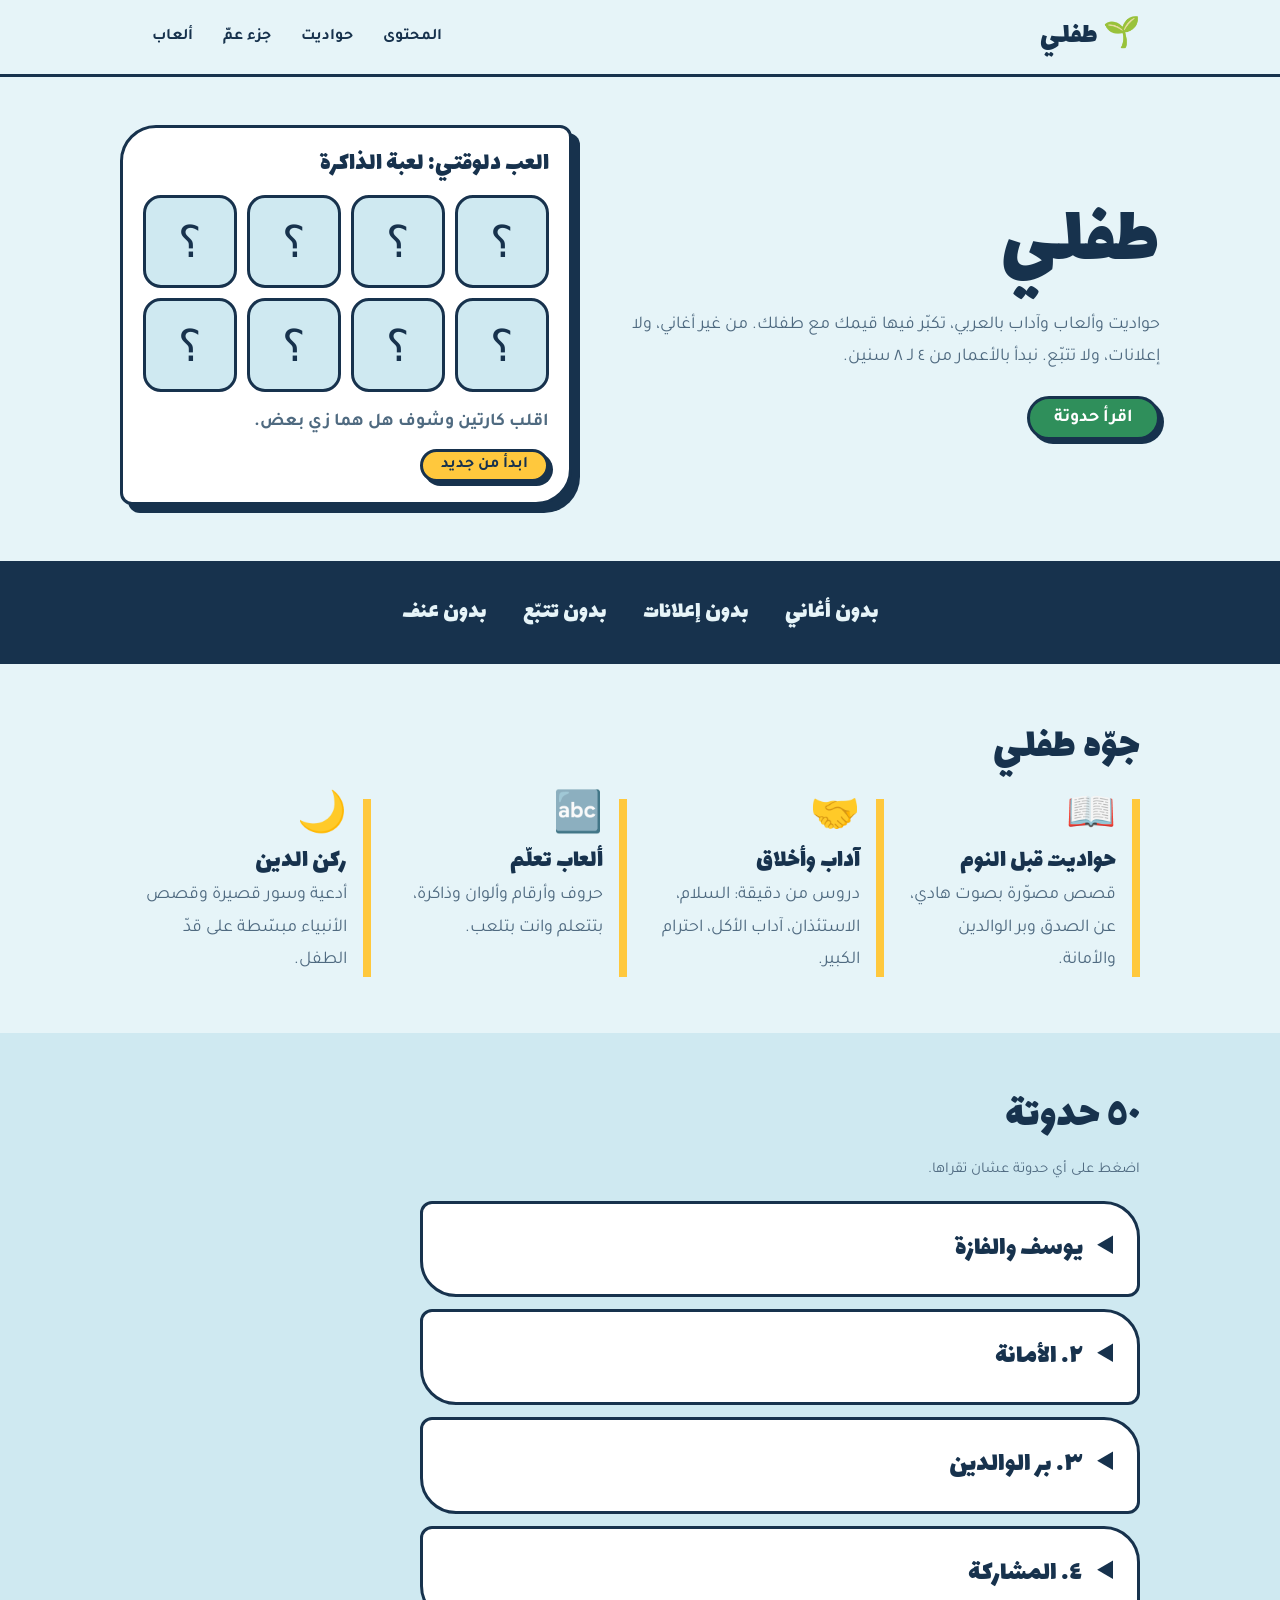
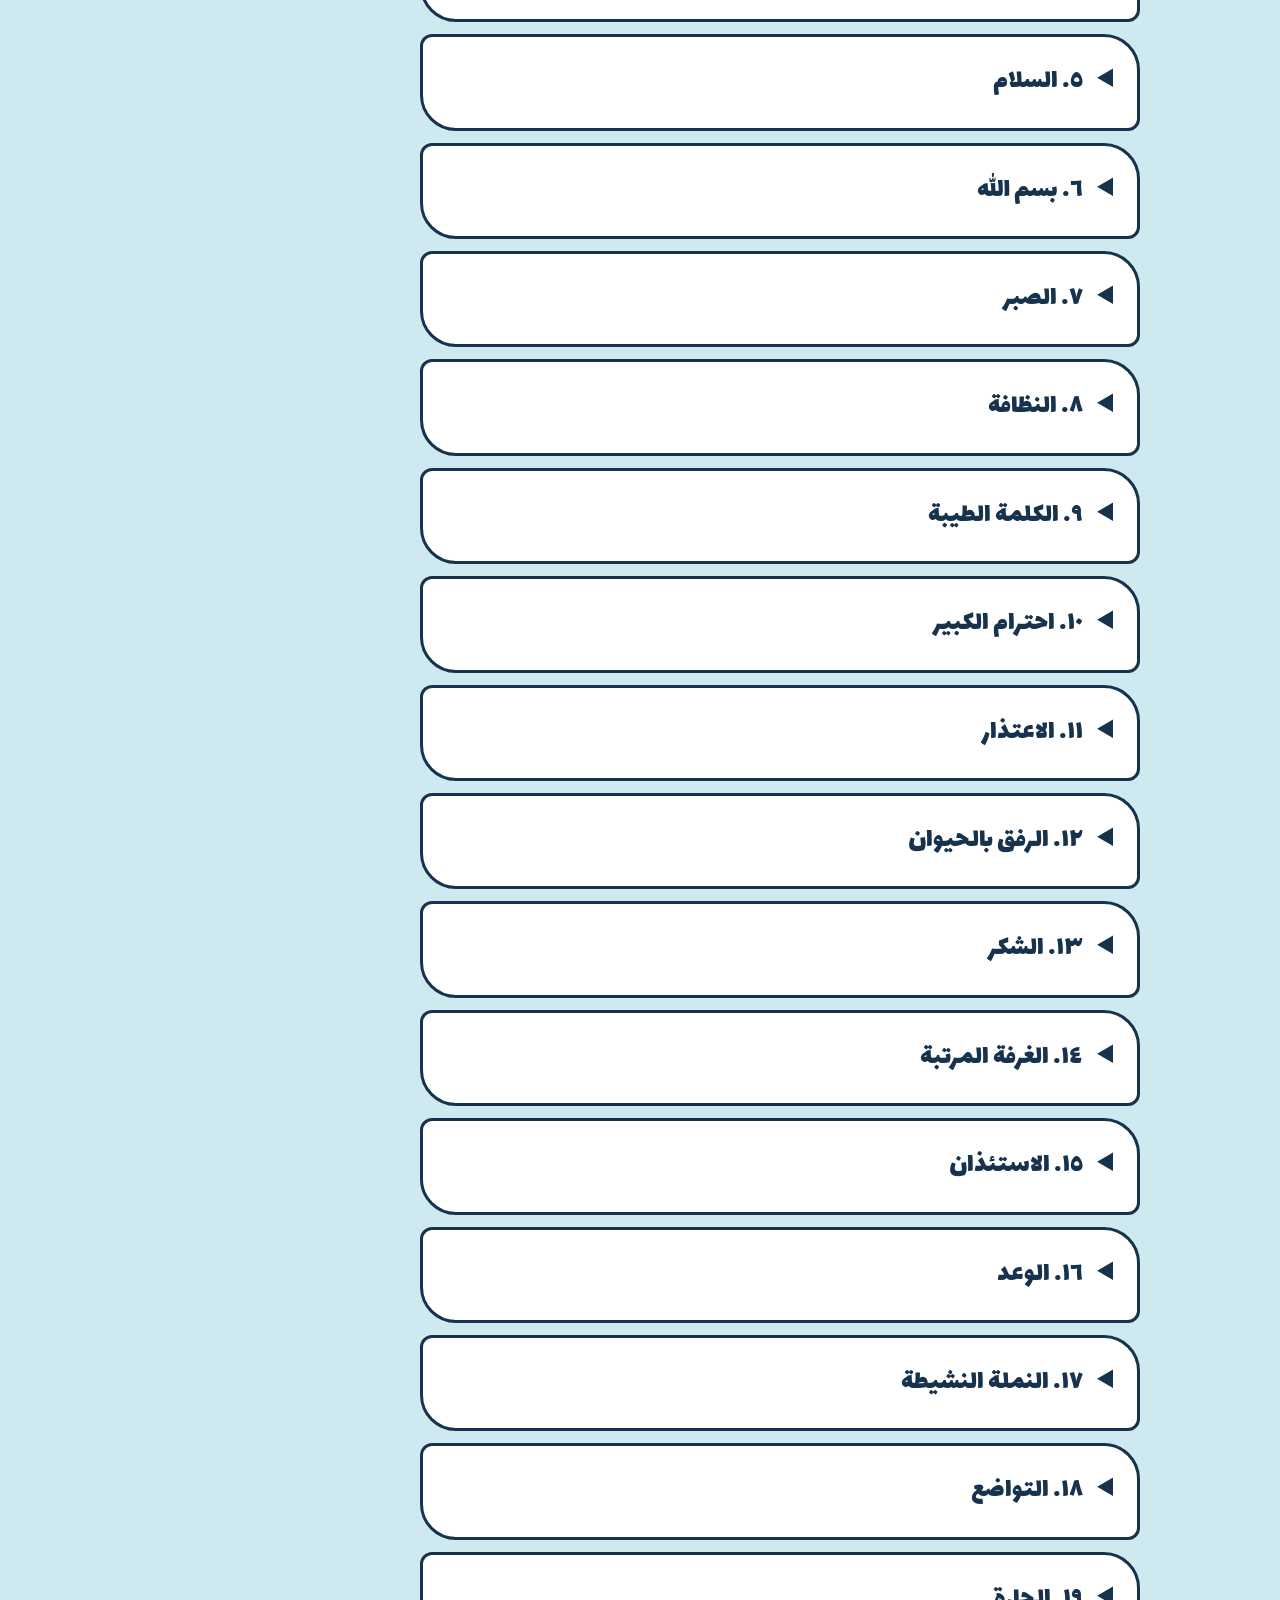
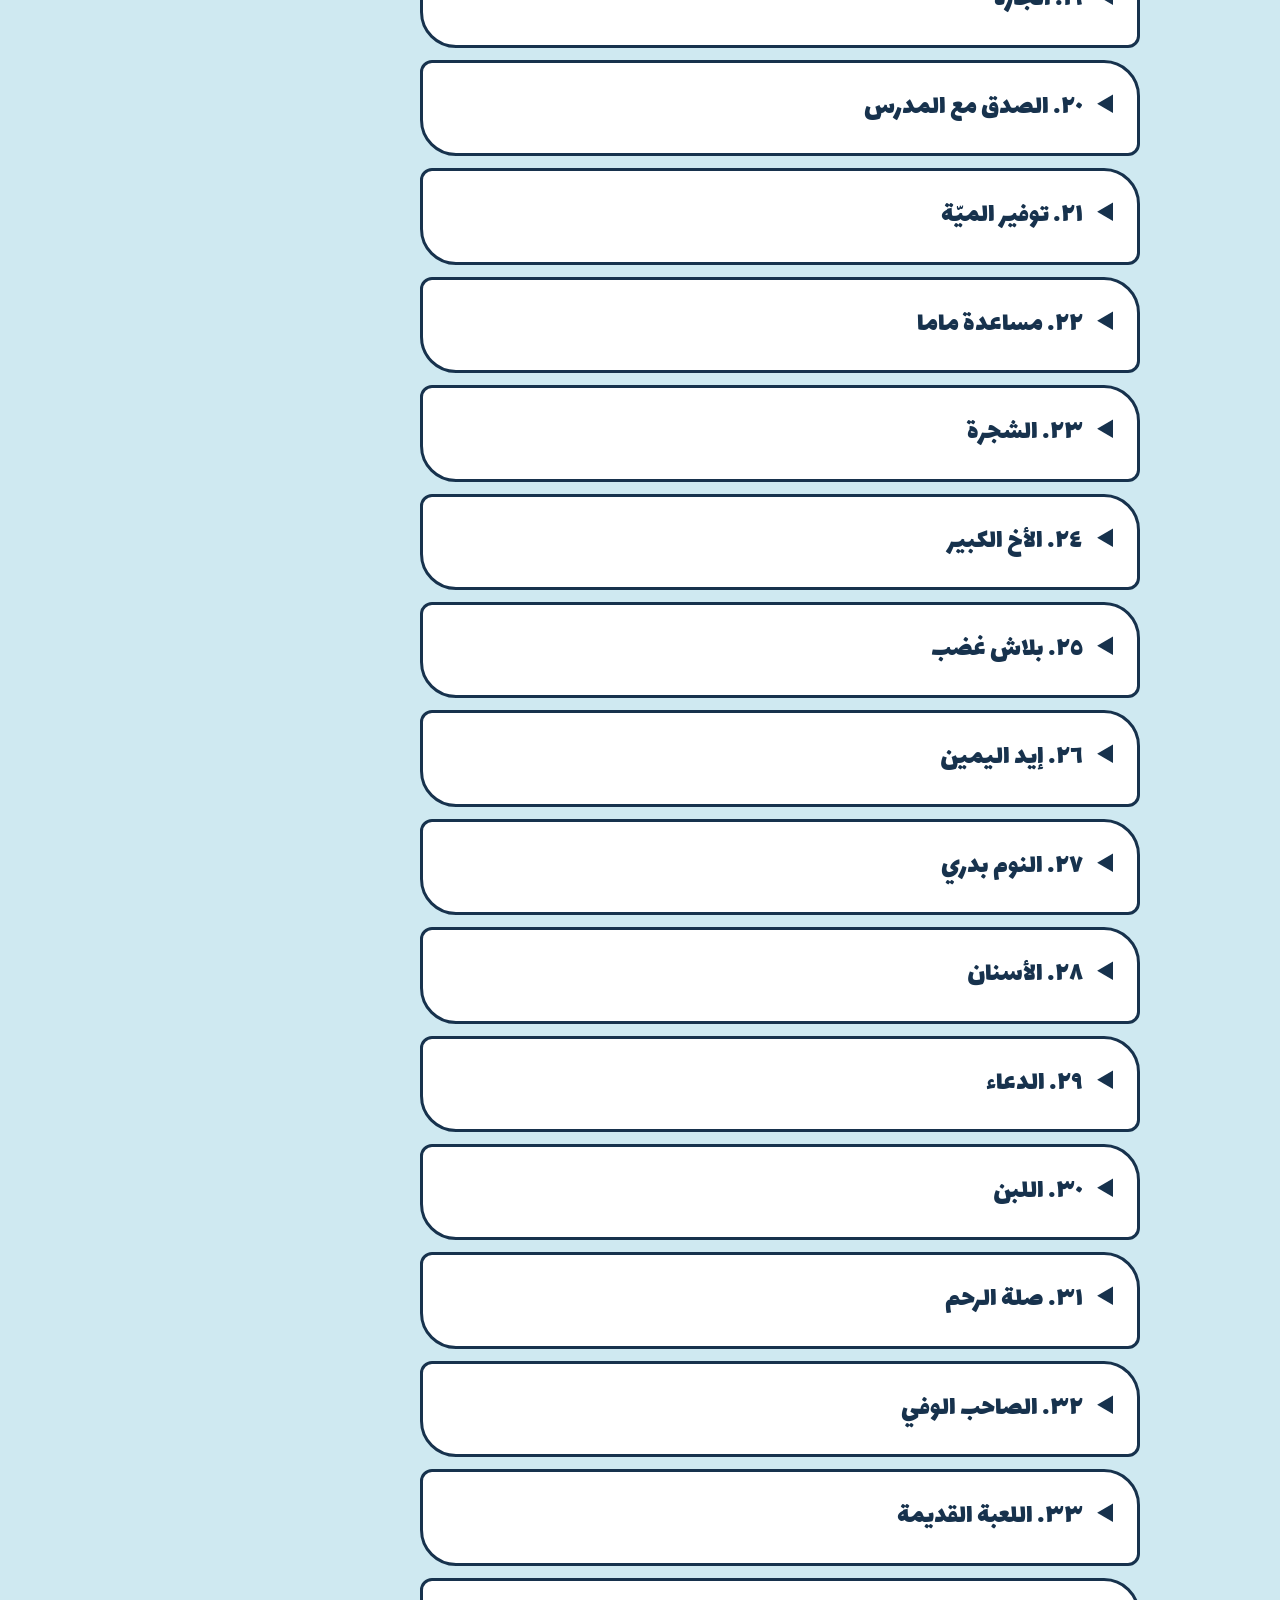
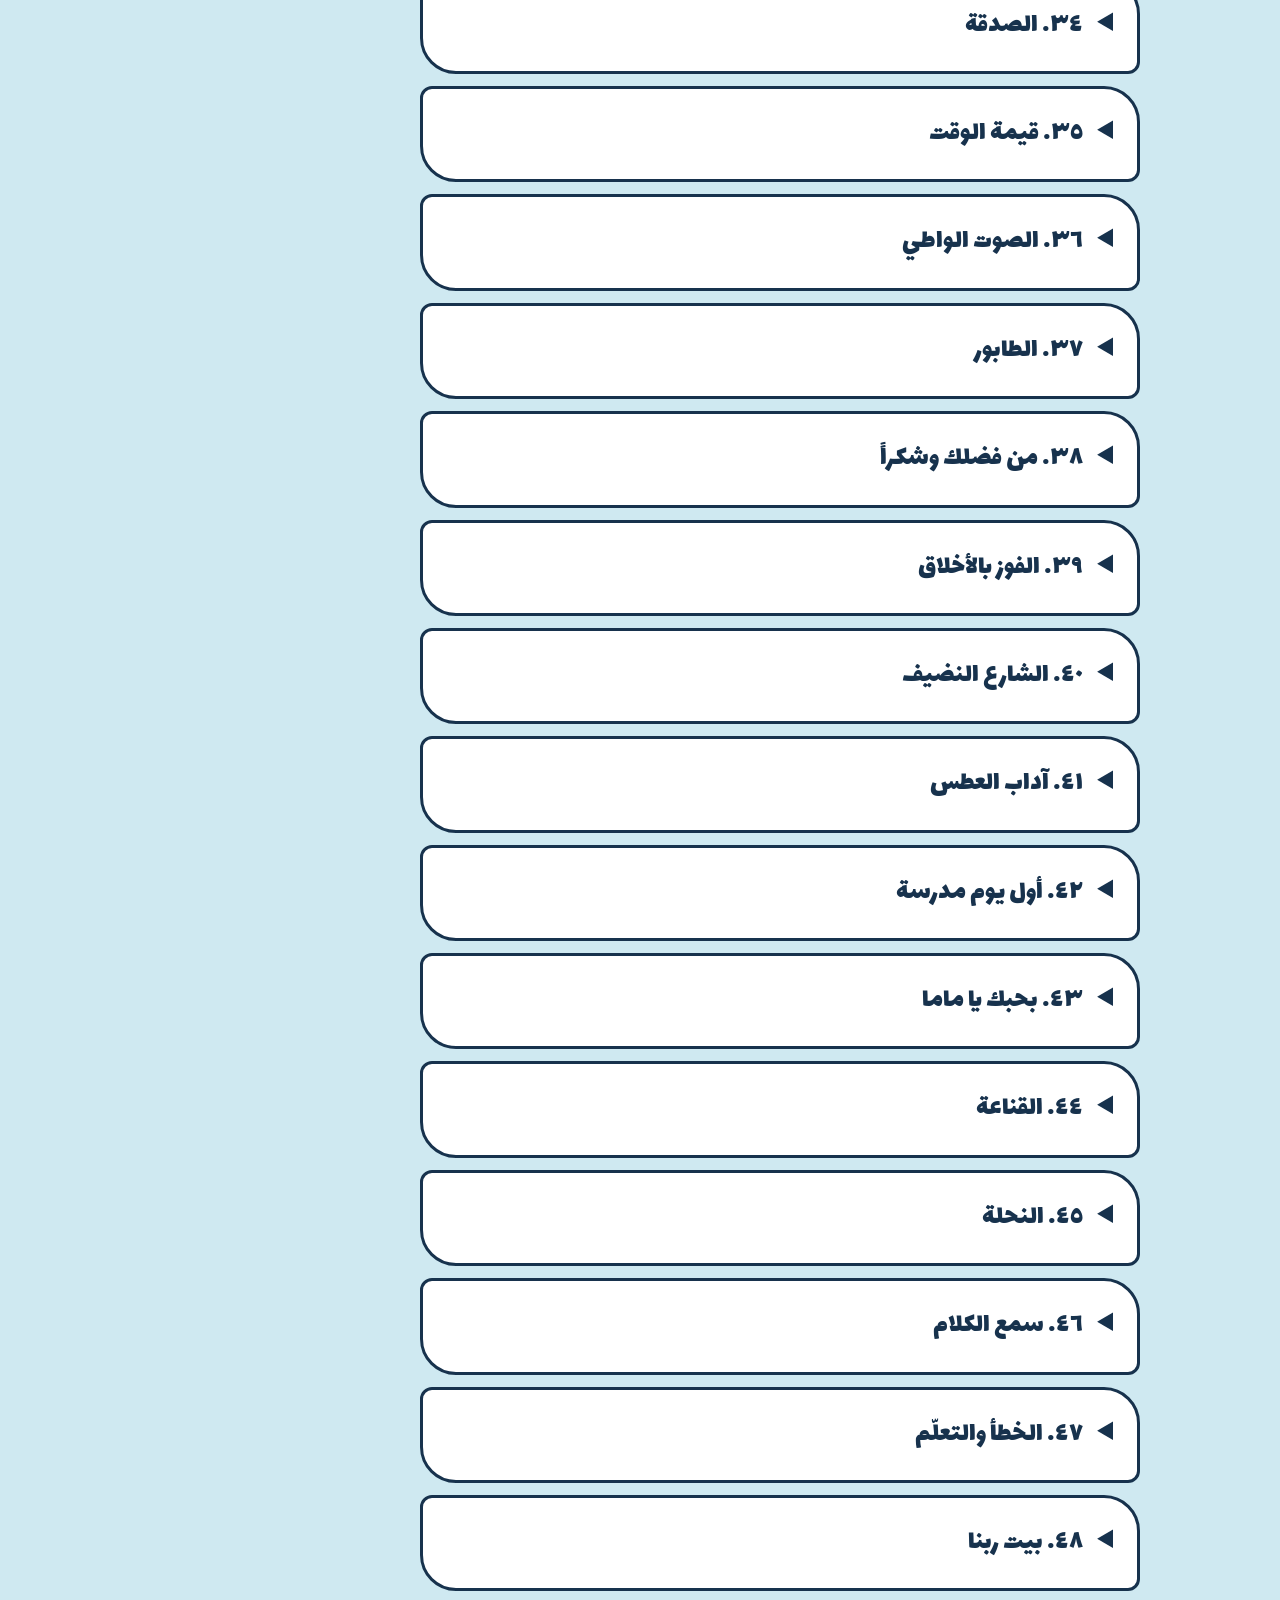
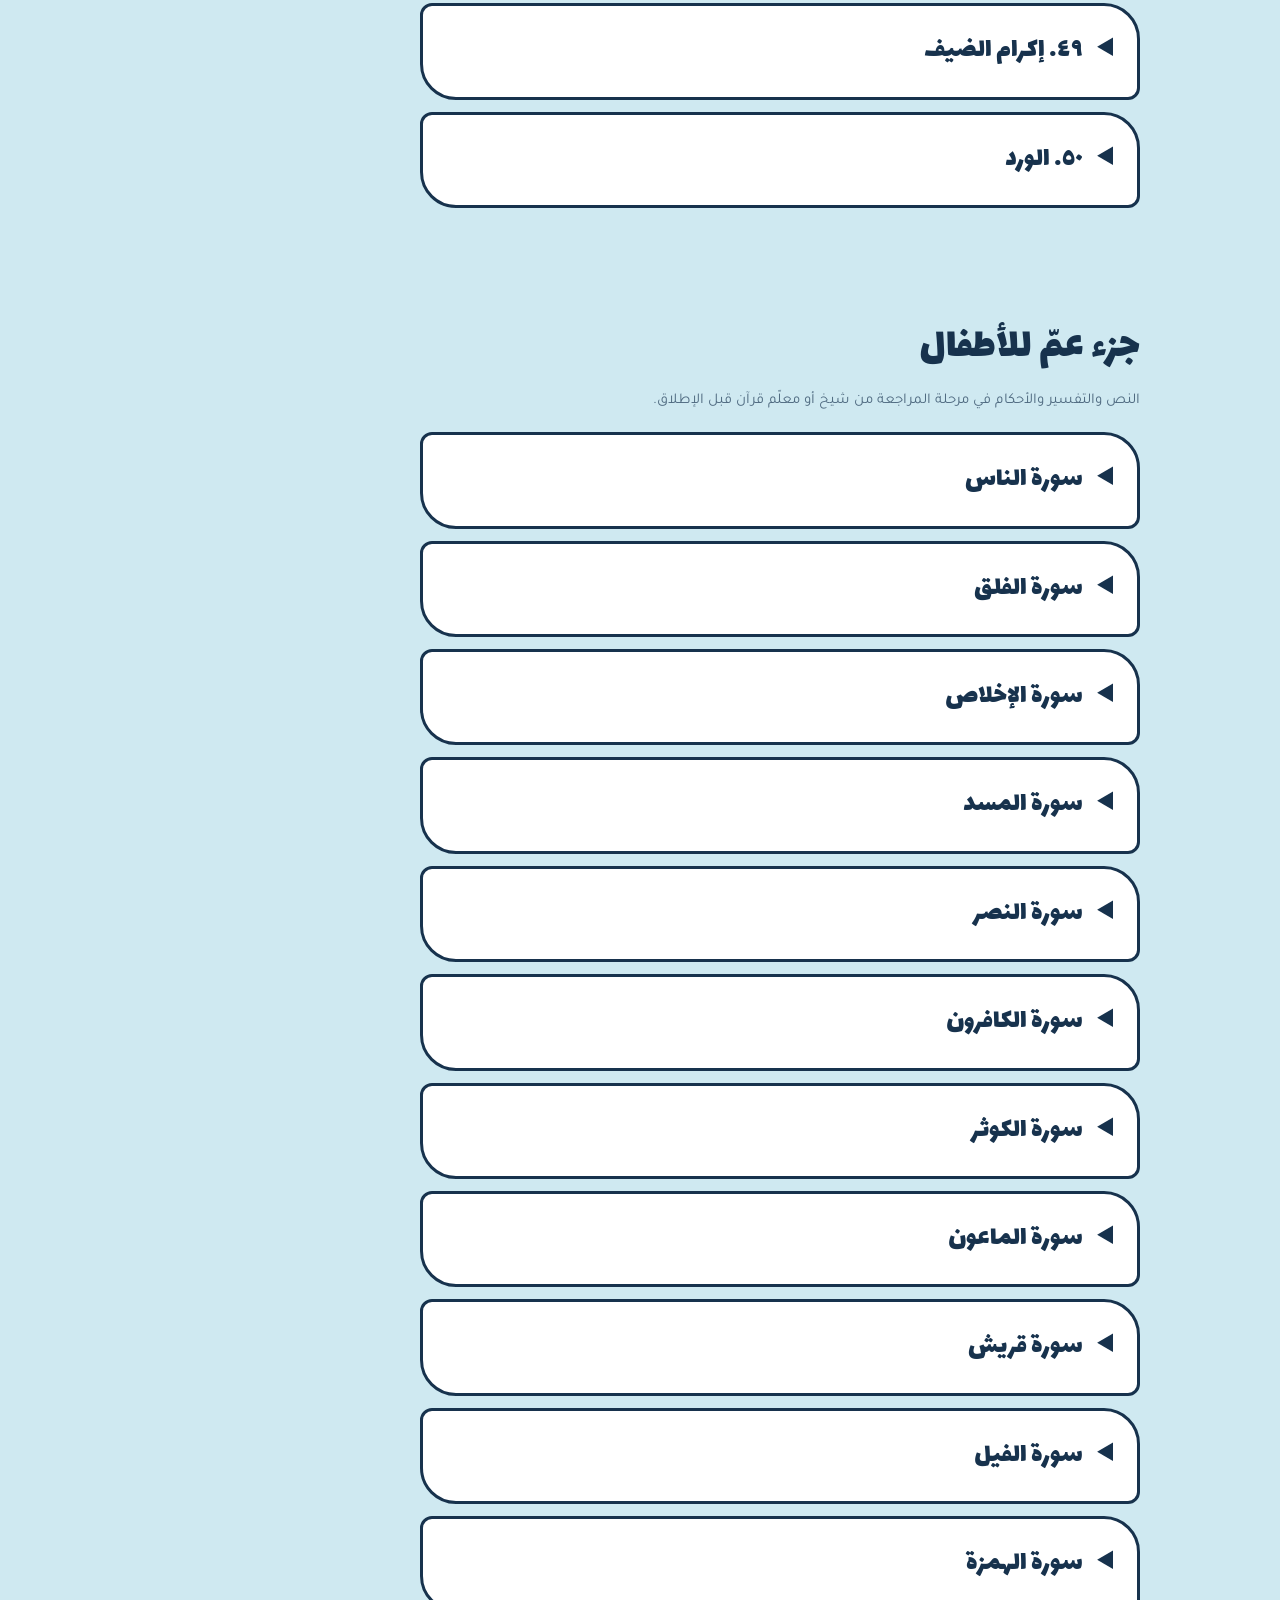
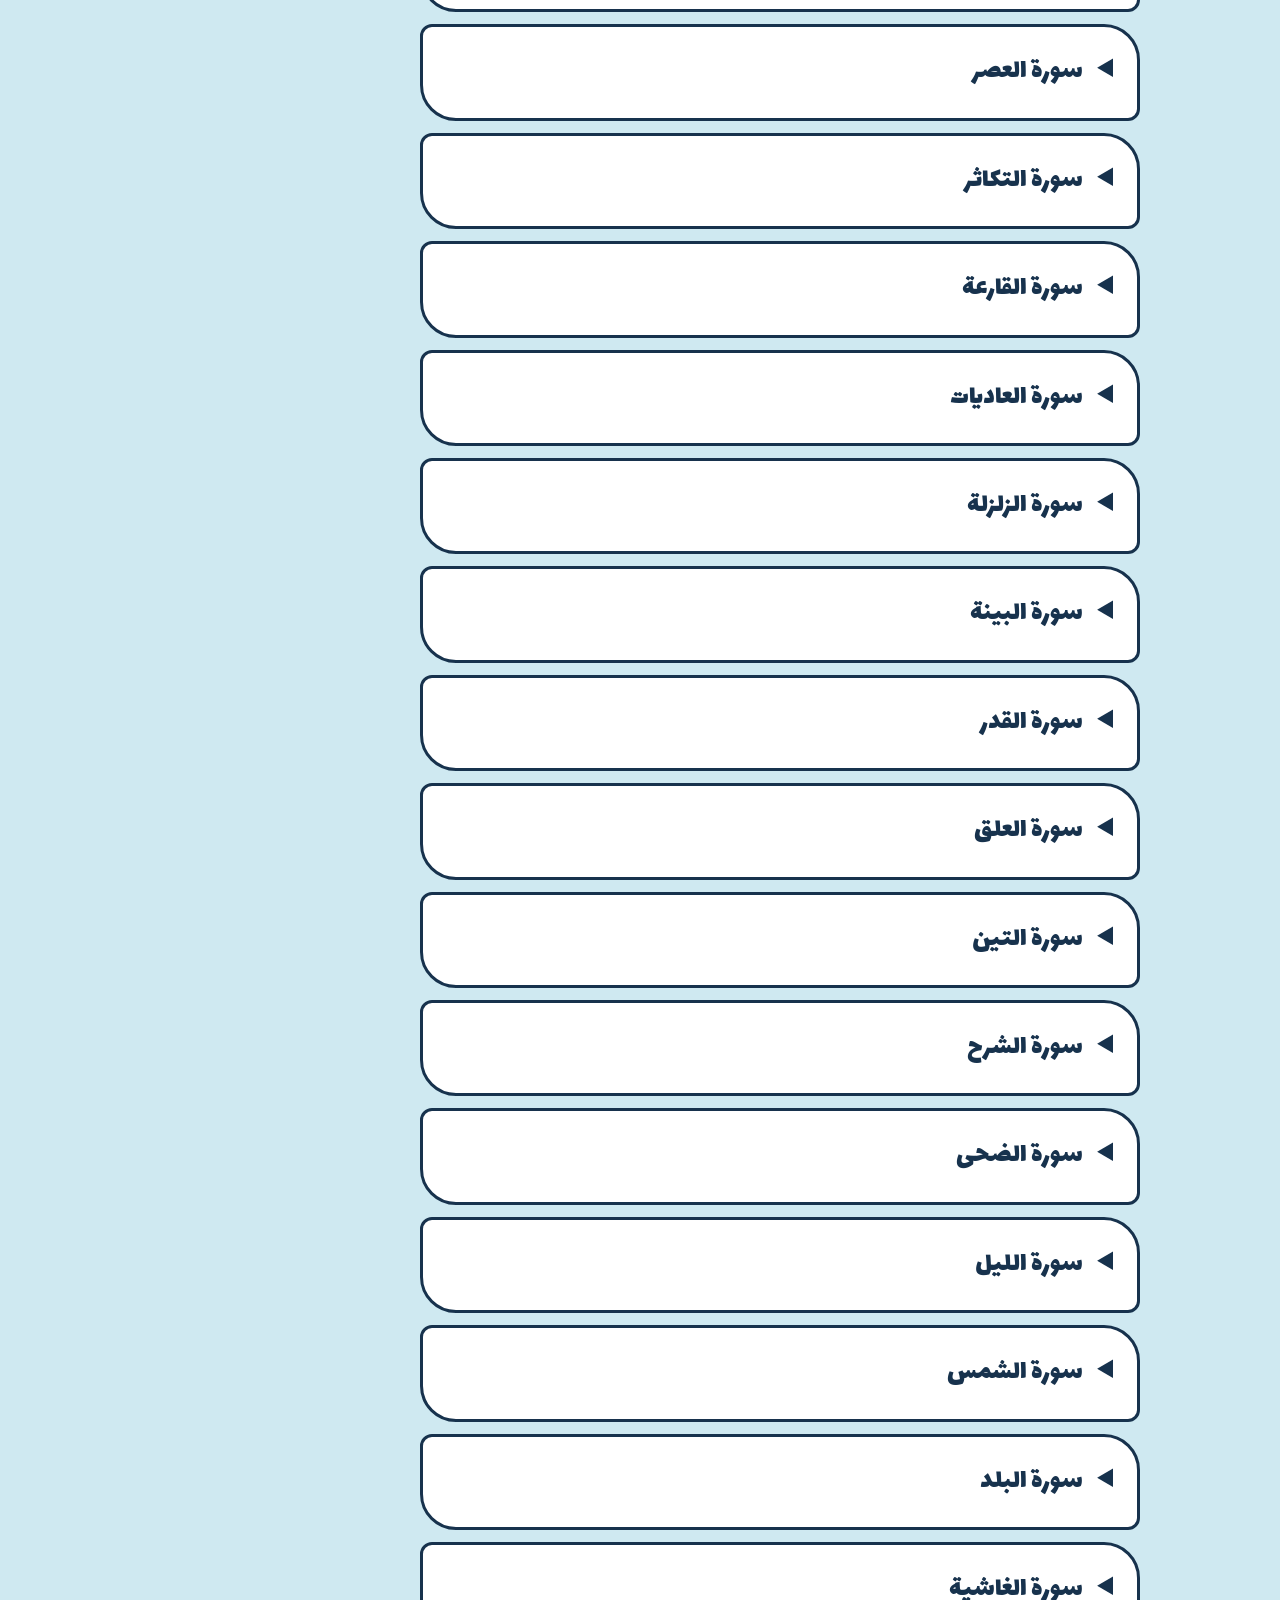
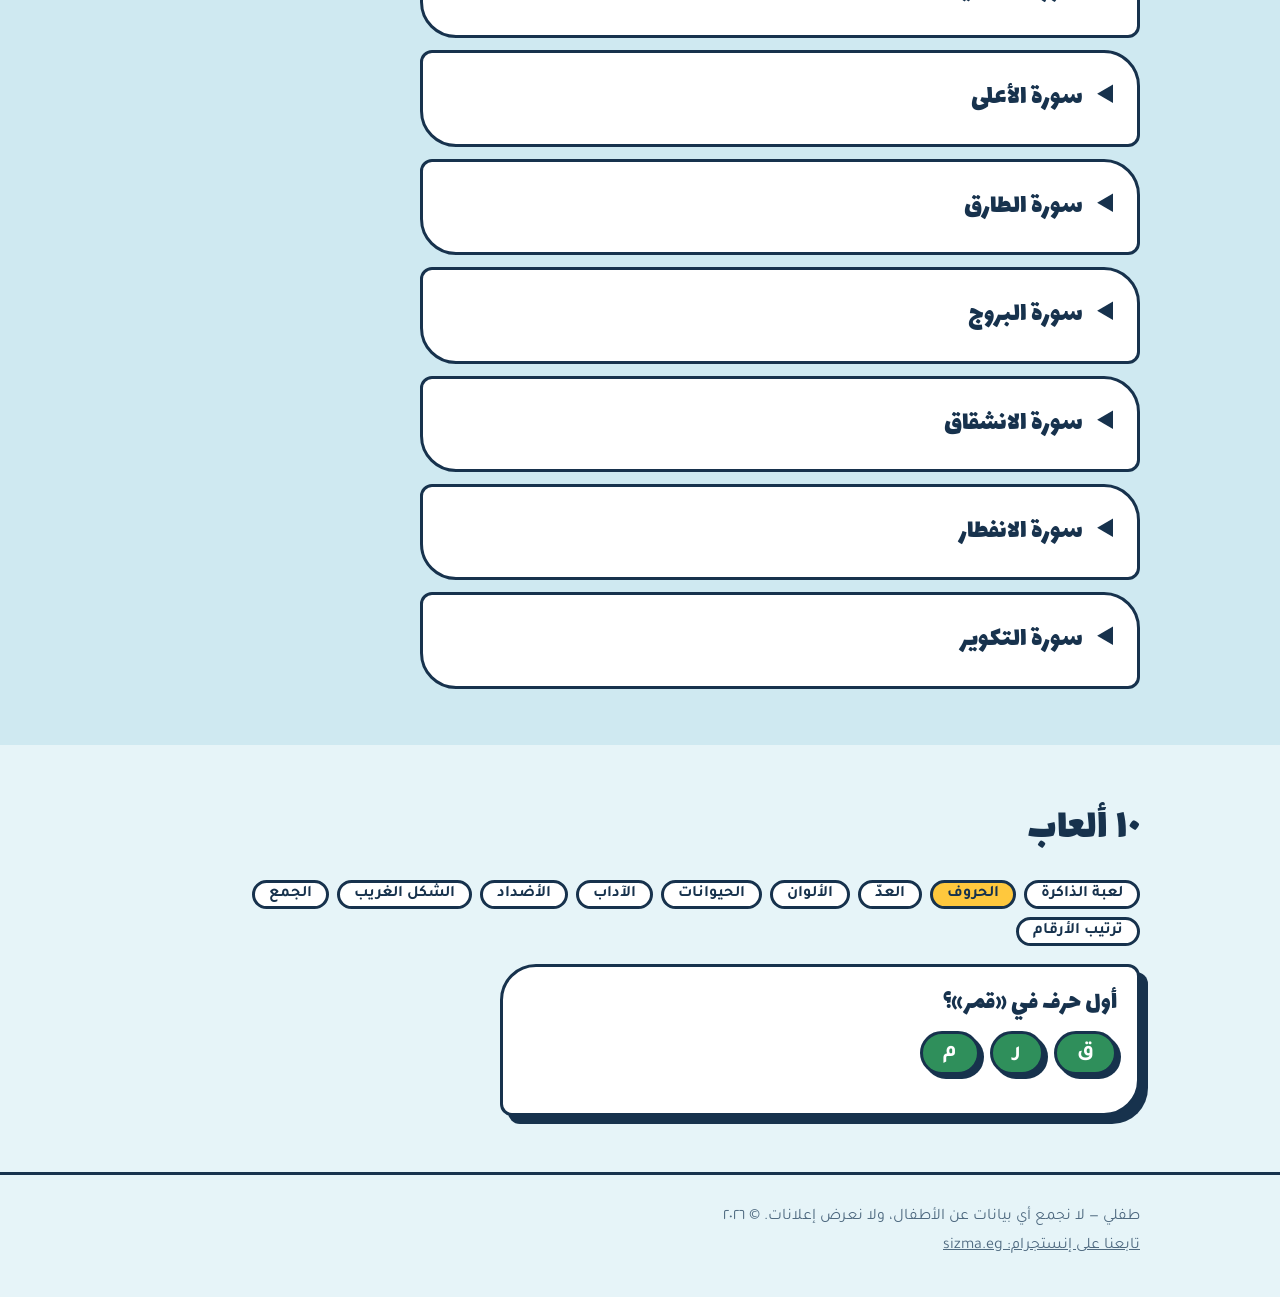
<file: index.html>
<!DOCTYPE html>
<html lang="ar" dir="rtl">
<head>
<meta charset="utf-8">
<meta name="viewport" content="width=device-width, initial-scale=1, viewport-fit=cover">
<title>طفلي — مساحة آمنة للأطفال</title>
<link rel="preconnect" href="https://fonts.googleapis.com">
<link rel="preconnect" href="https://fonts.gstatic.com" crossorigin>
<link href="https://fonts.googleapis.com/css2?family=Amiri+Quran&family=Amiri&family=Lalezar&family=Tajawal:wght@400;500;700&display=swap" rel="stylesheet">
<style>
:root{--bg:#e6f4f8;--surface:#fff;--ink:#17324d;--muted:#4f6a80;--brand:#2f8f5b;--brand-ink:#fff;--sun:#ffc83d;--sun-ink:#17324d;--line:#17324d;--soft:#cfe9f1;
box-sizing:border-box;padding-top:env(safe-area-inset-top,0px);padding-bottom:env(safe-area-inset-bottom,0px)}
@media (prefers-color-scheme:dark){:root:not([data-theme="light"]){--bg:#0f2233;--surface:#173048;--ink:#eef6fa;--muted:#a9c1d1;--brand:#4fc487;--brand-ink:#0b2a1b;--line:#eef6fa;--soft:#1d3b55;color-scheme:dark}}
:root[data-theme="dark"]{--bg:#0f2233;--surface:#173048;--ink:#eef6fa;--muted:#a9c1d1;--brand:#4fc487;--brand-ink:#0b2a1b;--line:#eef6fa;--soft:#1d3b55;color-scheme:dark}
html{scroll-padding-top:calc(env(safe-area-inset-top,0px) + 70px);scroll-behavior:smooth}
*,*::before,*::after{box-sizing:border-box}
body{margin:0;background:var(--bg);color:var(--ink);font-family:"Tajawal",Tahoma,Arial,sans-serif;font-size:18px;line-height:1.8}
h1,h2,h3{font-family:"Lalezar","Tajawal",Tahoma,sans-serif;font-weight:400;line-height:1.25;margin:0}
a{color:inherit}
:focus-visible{outline:3px solid var(--sun);outline-offset:3px}
.wrap{max-width:1040px;margin:0 auto;padding:0 20px}
header{position:sticky;top:env(safe-area-inset-top,0px);z-index:5;background:var(--bg);border-bottom:3px solid var(--line)}
.bar{display:flex;align-items:center;justify-content:space-between;gap:12px;padding:10px 20px;max-width:1040px;margin:0 auto}
.logo{font-family:"Lalezar",sans-serif;font-size:30px;text-decoration:none}
nav{display:flex;gap:6px;flex-wrap:wrap}
nav a{text-decoration:none;padding:4px 12px;border-radius:99px;font-weight:700;font-size:16px}
nav a:hover{background:var(--sun);color:var(--sun-ink)}
.hero{display:grid;grid-template-columns:1.1fr .9fr;gap:36px;align-items:center;padding:48px 0 56px}
.hero h1{font-size:clamp(44px,8vw,84px)}
.hero p{max-width:30em;color:var(--muted);margin:14px 0 22px}
.btn{display:inline-block;border:3px solid var(--line);background:var(--brand);color:var(--brand-ink);font:700 18px "Tajawal",sans-serif;padding:8px 24px;border-radius:99px;cursor:pointer;text-decoration:none;box-shadow:4px 4px 0 var(--line)}
.btn:active{transform:translate(3px,3px);box-shadow:1px 1px 0 var(--line)}
.btn.alt{background:var(--sun);color:var(--sun-ink)}
.game{background:var(--surface);border:3px solid var(--line);border-radius:36px 12px 36px 12px;padding:20px;box-shadow:8px 8px 0 var(--line)}
.game h2{font-size:26px;margin-bottom:4px}
.board{display:grid;grid-template-columns:repeat(4,1fr);gap:10px;margin:14px 0}
.card{aspect-ratio:1;border:3px solid var(--line);border-radius:18px;background:var(--soft);font-size:clamp(28px,7vw,44px);cursor:pointer;color:var(--ink);transition:transform .25s}
.card.up{background:var(--sun);color:var(--sun-ink);transform:rotateY(180deg) scaleX(-1)}
.card.done{background:var(--brand);color:var(--brand-ink);transform:none}
#msg{margin:0;min-height:1.8em;font-weight:700}
.pledge{background:var(--ink);color:var(--bg);padding:30px 0}
.pledge ul{list-style:none;margin:0;padding:0;display:flex;flex-wrap:wrap;gap:12px 36px;justify-content:center;font-family:"Lalezar",sans-serif;font-size:24px}
section{padding:56px 0}
h2.t{font-size:clamp(30px,5vw,44px);margin-bottom:24px}
.items{display:grid;grid-template-columns:repeat(auto-fit,minmax(230px,1fr));gap:26px}
.item{border-inline-start:8px solid var(--sun);padding-inline-start:16px}
.item .ic{font-size:40px;line-height:1}
.item h3{font-size:26px;margin:6px 0 2px}
.item p{margin:0;color:var(--muted)}
.story{background:var(--surface);border:3px solid var(--line);border-radius:12px 36px 12px 36px;padding:8px 24px;max-width:720px}
.story summary{font-family:"Lalezar",sans-serif;font-size:28px;cursor:pointer;padding:12px 0}
.story p{margin:0 0 12px}
.ask{background:var(--soft);padding:10px 16px;border-radius:12px;font-weight:700}
.plans{display:grid;grid-template-columns:1fr 1.25fr;gap:24px;align-items:stretch}
.plan{border:3px solid var(--line);border-radius:24px;padding:24px;background:var(--surface)}
.plan.pro{background:var(--brand);color:var(--brand-ink);box-shadow:8px 8px 0 var(--line)}
.plan h3{font-size:30px}
.price{font-family:"Lalezar",sans-serif;font-size:44px;line-height:1.2}
.plan ul{padding-inline-start:22px;margin:10px 0 0}
#gate,#pay{margin-top:22px;background:var(--surface);color:var(--ink);border:3px solid var(--line);border-radius:18px;padding:18px}
#gate input{font:700 20px "Tajawal",sans-serif;width:6em;text-align:center;padding:4px;border:3px solid var(--line);border-radius:12px;background:var(--bg);color:var(--ink)}
#pay ol{margin:8px 0 0;padding-inline-start:22px}
[hidden]{display:none!important}
.ayat{font-family:"Amiri Quran","Amiri","Traditional Arabic",serif;font-size:clamp(24px,5.5vw,34px);line-height:2.2;text-align:center;margin:10px 0}
.rule{background:var(--soft);border-radius:12px;padding:4px 12px;margin:6px 0}
.lbl{font-family:"Lalezar",sans-serif;font-size:22px;margin:10px 0 2px}
.tabs{display:flex;flex-wrap:wrap;gap:8px;margin-bottom:18px}
.tab{border:3px solid var(--line);background:var(--surface);color:var(--ink);border-radius:99px;padding:2px 14px;font:700 16px "Tajawal",sans-serif;cursor:pointer}
.tab[aria-pressed=true]{background:var(--sun);color:var(--sun-ink)}
#gq{max-width:640px}
.scene{font-size:clamp(40px,10vw,64px);text-align:center;background:var(--soft);border:3px solid var(--line);border-radius:18px;padding:14px;margin:8px 0 14px;line-height:1.3;letter-spacing:.1em}
.opts{display:flex;flex-wrap:wrap;gap:10px;margin:12px 0}
.opts .btn{font-size:22px;padding:6px 20px}
.note{color:var(--muted);font-size:15px;margin-top:14px}
footer{border-top:3px solid var(--line);padding:28px 0 36px;color:var(--muted);font-size:16px}
@media (max-width:760px){.hero,.plans{grid-template-columns:1fr}.hero{padding-top:28px}}
@media (prefers-reduced-motion:reduce){*{transition:none!important;scroll-behavior:auto!important}}
</style>
</head>
<body>
<header><div class="bar"><a class="logo" href="#top">🌱 طفلي</a>
<nav aria-label="التنقل"><a href="#inside">المحتوى</a><a href="#story">حواديت</a><a href="#amma">جزء عمّ</a><a href="#games">ألعاب</a></nav></div></header>

<main id="top">
<div class="wrap hero">
  <div>
    <h1>طفلي</h1>
    <p>حواديت وألعاب وآداب بالعربي، تكبّر فيها قيمك مع طفلك. من غير أغاني، ولا إعلانات، ولا تتبّع. نبدأ بالأعمار من ٤ لـ ٨ سنين.</p>
    <a class="btn" href="#story">اقرأ حدوتة</a>
  </div>
  <div class="game" aria-labelledby="gt">
    <h2 id="gt">العب دلوقتي: لعبة الذاكرة</h2>
    <div class="board" id="board"></div>
    <p id="msg" role="status"></p>
    <button class="btn alt" id="again" type="button" style="margin-top:10px;font-size:16px;padding:4px 18px">ابدأ من جديد</button>
  </div>
</div>

<div class="pledge"><div class="wrap"><ul><li>بدون أغاني</li><li>بدون إعلانات</li><li>بدون تتبّع</li><li>بدون عنف</li></ul></div></div>

<section id="inside"><div class="wrap">
  <h2 class="t">جوّه طفلي</h2>
  <div class="items">
    <div class="item"><div class="ic">📖</div><h3>حواديت قبل النوم</h3><p>قصص مصوّرة بصوت هادي، عن الصدق وبر الوالدين والأمانة.</p></div>
    <div class="item"><div class="ic">🤝</div><h3>آداب وأخلاق</h3><p>دروس من دقيقة: السلام، الاستئذان، آداب الأكل، احترام الكبير.</p></div>
    <div class="item"><div class="ic">🔤</div><h3>ألعاب تعلّم</h3><p>حروف وأرقام وألوان وذاكرة، بتتعلم وانت بتلعب.</p></div>
    <div class="item"><div class="ic">🌙</div><h3>ركن الدين</h3><p>أدعية وسور قصيرة وقصص الأنبياء مبسّطة على قدّ الطفل.</p></div>
  </div>
</div></section>

<section id="story" style="background:var(--soft)"><div class="wrap">
  <h2 class="t">٥٠ حدوتة</h2><p class="note" style="margin:-12px 0 18px">اضغط على أي حدوتة عشان تقراها.</p>
  <details class="story">
    <summary>يوسف والفازة</summary><div class="scene" aria-hidden="true">⚽🏺😟🤲🧒❤️</div>
    <p>كان يوسف بيلعب بالكورة جوه البيت، فوقعت الفازة واتكسرت. كانت فازة غالية وماما بتحبها جداً. وقف يوسف مكانه وقلبه بيدق بسرعة. بص حواليه ملقاش حد. وكل القطع اتبعترت على الأرض. اتخض يوسف وفكّر يخبّي القطع.</p>
    <p>بس افتكر إن ماما علّمته إن الصدق أحلى من أي حاجة. راح لها وقال: «أنا اللي كسرت الفازة، آسف».</p>
    <p>ابتسمت ماما وقالت: «شكراً إنك قلت الحقيقة. الفازة تتعوّض». وحس يوسف براحة جميلة في قلبه.</p>
    <div class="rule">📜 قال النبي ﷺ: «عليكم بالصدق، فإن الصدق يهدي إلى البر، وإن البر يهدي إلى الجنة» (متفق عليه)</div><p class="ask">اسأل طفلك: لو كنت مكان يوسف كنت هتعمل إيه؟</p>
  </details>
</div></section>

<section id="amma" style="background:var(--soft)"><div class="wrap"><h2 class="t">جزء عمّ للأطفال</h2><p class="note" style="margin:-12px 0 18px">النص والتفسير والأحكام في مرحلة المراجعة من شيخ أو معلّم قرآن قبل الإطلاق.</p><div id="amma-list"></div></div></section>

<section id="games"><div class="wrap"><h2 class="t">١٠ ألعاب</h2><div class="tabs" id="gtabs"></div><div class="game" id="gq"></div></div></section>

</main>

<footer><div class="wrap">طفلي — لا نجمع أي بيانات عن الأطفال، ولا نعرض إعلانات. © ٢٠٢٦<br><a href="https://instagram.com/sizma.eg" target="_blank" rel="noopener">تابعنا على إنستجرام: sizma.eg</a></div></footer>

<script>
(function(){
var sym=['🌙','📖','🌳','🤲'],cards,first,lock,tries,found;
var board=document.getElementById('board'),msg=document.getElementById('msg');
function shuffle(a){for(var i=a.length-1;i>0;i--){var j=Math.floor(Math.random()*(i+1));var t=a[i];a[i]=a[j];a[j]=t}return a}
function draw(){board.innerHTML='';cards.forEach(function(c,i){
  var b=document.createElement('button');b.type='button';b.className='card'+(c.done?' done':c.up?' up':'');
  b.textContent=(c.up||c.done)?c.s:'؟';b.setAttribute('aria-label',(c.up||c.done)?c.s:'كارت مقلوب');
  b.onclick=function(){pick(i)};board.appendChild(b)})}
function pick(i){
  var c=cards[i];if(lock||c.up||c.done)return;c.up=true;
  if(first===null){first=i;draw();return}
  tries++;var f=cards[first];
  if(f.s===c.s){f.done=c.done=true;f.up=c.up=false;found++;first=null;
    msg.textContent=found===4?'برافو! خلّصتها في '+tries+' محاولة 🎉':'صح! كمّل.';draw()}
  else{lock=true;msg.textContent='مش زي بعض، حاول تاني.';draw();
    setTimeout(function(){f.up=c.up=false;first=null;lock=false;draw()},800)}}
function start(){cards=shuffle(sym.concat(sym)).map(function(s){return{s:s,up:false,done:false}});
  first=null;lock=false;tries=0;found=0;msg.textContent='اقلب كارتين وشوف هل هما زي بعض.';draw()}
document.getElementById('again').onclick=start;start();

var S=`الأمانة|لقى سامي محفظة في الشارع. جري ورا صاحبها ورجّعها له، وصاحبها دعا له.|الأمانة تفرّح القلب.#بر الوالدين|مرضت ماما فقامت ليلى تعمل لها شاي وتغطيها. ماما قالت: ربنا يبارك فيكي.|دلّع ماما وبابا بالكلمة الحلوة.#المشاركة|جاب أحمد حلوى وقسمها نصين مع صاحبه. الحلوى بقت أحلى لما اتقسمت.|الحاجة اللي بنتشاركها بتحلى.#السلام|مشي عمر في العمارة وقال السلام عليكم لكل جيرانه. الكل رد عليه بابتسامة.|السلام يفتح القلوب.#بسم الله|قبل ما تاكل قالت نور بسم الله، وبعد الأكل قالت الحمد لله.|نشكر ربنا على كل نعمة.#الصبر|زرع حسن بذرة وكل يوم يسقيها. بعد أيام خرجت ورقتين خضرا.|الصبر بيجيب الخير.#النظافة|غسل كريم إيديه قبل الأكل وبعده. وماما قالت: صحتك أحلى وانت نضيف.|النظافة من الإيمان.#الكلمة الطيبة|قالت مريم لصاحبتها: شكراً. ابتسمت صاحبتها واتحسّن يومها كله.|الكلمة الطيبة صدقة.#احترام الكبير|شاف زياد جدّو واقف في الأتوبيس فقام وقاله: اتفضل اقعد. جدّو دعا له.|نحترم الكبير.#الاعتذار|زعّل ياسين أخته بالغلط. جري وقال لها آسف، فسامحته وضحكوا.|الاعتذار شجاعة.#الرفق بالحيوان|لقت هدى قطة جعانة. حطّت لها لبن وميّة وفرحت بيها.|الرحمة بتفرّح القلب.#الشكر|جابت ماما هدية لآدم. قال شكراً يا ماما وباس إيديها.|الشكر يزيد الحب.#الغرفة المرتبة|رتب علي لعبه في الصندوق قبل النوم. الصبح لقى كل حاجة في مكانها.|الترتيب راحة.#الاستئذان|وقف يونس عند باب الأوضة ودق وقال: أدخل؟ بابا قاله: اتفضل.|نستأذن قبل ما ندخل.#الوعد|وعد كريم صاحبه ييجي الساعة خمسة، ووصل في الميعاد بالظبط.|الوعد دين.#النملة النشيطة|كل يوم النملة بتجمع أكلها. لما جه الشتا كانت مبسوطة ومرتاحة.|الاجتهاد بيفيد.#التواضع|كسب بلال في الجري ومتكبرش. شد على إيد صاحبه وقاله: كنت شاطر برضه.|التواضع جمال.#الجارة|مرضت الجارة فجابت لها سلمى طبق شوربة. فرحت الجارة جداً.|الجار له حق.#الصدق مع المدرس|نسيت رنا كراسة الواجب وقالت للمدرس الحقيقة. المدرس قال: برافو على صدقك.|الصدق ينجّي.#توفير الميّة|قفل عمر الحنفية وهو بيغسل سنانه وقال: الميّة نعمة.|مش نسرف.#مساعدة ماما|ساعد خالد ماما تشيل الشنط. ماما قالت: انت سندي.|المساعدة بتفرّح.#الشجرة|زرع الأولاد شجرة قدام البيت. بعد سنين استظلّوا تحتها.|الخير بيفضل.#الأخ الكبير|مسك الأخ الكبير إيد أخوه الصغير وهو بيعدّي الشارع.|نحمي اللي أصغر مننا.#بلاش غضب|اتضايق فارس، فاخد نفس عميق وعدّ لعشرة. هدي وضحك.|الغضب نتحكّم فيه.#إيد اليمين|أكلت جنى بإيدها اليمين وقالت بسم الله. وماما فرحت بيها.|آداب الأكل.#النوم بدري|نام باسل بدري وصحي نشيط. فاللعب الصبح كان أحلى.|النوم بدري صحة.#الأسنان|غسلت ملك أسنانها كل يوم. وعند الدكتور قال لها: ممتاز!|صحتك مسؤوليتك.#الدعاء|قبل النوم قال ياسر دعاء النوم، ونام مطمّن.|الدعاء راحة.#اللبن|شرب عمر اللبن كله وقال: أنا بقيت قوي!|الأكل الصحي بيقوّينا.#صلة الرحم|زار الأولاد عمتهم. فرحت بيهم جداً وعملت لهم كحك.|نزور أهلنا.#الصاحب الوفي|وقف أيمن جنب صاحبه لما وقع، وساعده يقوم.|الصاحب وقت الضيق.#اللعبة القديمة|تبرع سليم بلعبة قديمة لطفل محتاج. والطفل جري فرحان بيها.|العطاء بيكبّر القلب.#الصدقة|حط أدهم صدقة في العلبة وقال: ربنا يتقبّل.|الصدقة بتفرّح غيرنا.#قيمة الوقت|رتّبت ريم وقتها: وقت للمذاكرة ووقت للعب. وخلصت كل حاجة بسهولة.|الوقت نعمة.#الصوت الواطي|اتكلم عمرو بصوت هادي في المكتبة. والكل ابتسم له.|الأدب في الكلام.#الطابور|وقف حمزة في الطابور ومازحمش. وجه دوره فاخد حقه.|احترام الدور.#من فضلك وشكراً|قالت سلمى: من فضلك. وبعدين: شكراً. والكل استجاب لها.|الأدب بيفتح الأبواب.#الفوز بالأخلاق|وقع طفل جنب سيف في السباق فوقف يساعده. والناس صقّفت له.|الأخلاق قبل الفوز.#الشارع النضيف|لقى آسر ورقة في الشارع ورماها في الزبالة. الشارع بقى أحلى.|نحافظ على بلدنا.#آداب العطس|عطس سعد وقال الحمد لله. والتاني رد: يرحمك الله.|آداب العطس.#أول يوم مدرسة|خاف ياسين أول يوم، لكنه ابتسم وسلّم على زميله. وبقوا أصحاب.|الشجاعة تبدأ بابتسامة.#بحبك يا ماما|رسمت ندى كارت لماما: بحبك يا أحلى أم. ماما حضنتها طويل.|كلمة بحبك تفرّح.#القناعة|اشترت شهد قلم بسيط وفرحت بيه وقالت: الحمد لله.|القناعة كنز.#النحلة|النحلة بتشتغل من الصبح عشان العسل، والكل بيستفيد من تعبها.|العمل فايدته للكل.#سمع الكلام|سمع بلال أمه بتناديه وهو بيلعب. ساب اللعب وجري وقال: حاضر.|نسمع كلام أهلنا.#الخطأ والتعلّم|وقع كوب كريم الماية. قال: آسف وهنضّف. ماما قالت: وبتتعلم.|الأخطاء بتعلّمنا.#بيت ربنا|مشي محمود مع بابا للصلاة، وحس بالسكينة والهدوء.|نحب بيت ربنا.#إكرام الضيف|جه ضيف عند أسرة هند. قدّمت له الشاي وقالت: أهلاً بيك.|إكرام الضيف.#الورد|سقت منى الورد كل صباح. وفتح الورد ألوان جميلة.|الرفق بالنبات.`.split('#');
var E='👛🏃‍♂️🤝#🤒👧☕❤️#🍬👦👦#🏢👦👋😊#🍽️🤲🧒#🌱💧☀️🌿#🧼🙌🍽️#💬😊🌟#🚌👴🧒💺#😢👦🙏👧😄#🐱🥛💧🧒#🎁🧒🙏#🧸📦🛏️✨#🚪✋👨#🕔🤝🧒#🐜🌾❄️#🏃🥇🤝#🍲🏠👧👵#📓👩‍🏫👧#🚰🦷💧#🛍️👦👩#🌳👧👦☀️#🚦👦🧒🤝#😠🌬️🔟😊#🍚🤲👧#🌙🛏️😴☀️#🦷🪥😁#🌙🤲😴#🥛💪😃#👵🍪👨‍👩‍👧‍👦#🤕👦🤝#🧸🎁😊#🪙📦🤲#⏰📚🎨#📚🤫😊#🧍🧍🧍👦✅#🙏💬😊#🏁🤕🤝👏#🗑️📄🌆#🤧🤲🙂#🎒🏫😊🤝#🖍️💌👩🤗#✏️😊#🐝🍯🌼#👩📣🏃#🥤💦🧽#🕌👨‍👦🌙#🍵🏡🙂#🌹💧👧'.split('#');
var LONG={
'الأمانة':`كان سامي ماشي من المدرسة ومعاه صاحبه./في الطريق لمح محفظة سودا على الرصيف./فتحها سامي لقى فيها فلوس وكارت عليه اسم./قال صاحبه: ناخد الفلوس ومحدش هيعرف!/سامي هز راسه وقال: دي مش بتاعتنا./فكّر شوية وقال: صاحبها أكيد دلوقتي قلقان./راحوا لأقرب محل وسألوا عن العنوان اللي في الكارت./بعد شوية ظهر راجل كبير بيدوّر على حاجة./أخد المحفظة وعينه دمعت من الفرحة، وشكرهم ودعا لهم./رجع سامي البيت مبسوط، وحس إن قلبه خفيف.`,
'بر الوالدين':`رجعت ليلى من المدرسة لقت ماما نايمة تعبانة./وشها أصفر وصوتها واطي./قربت ليلى منها وسألتها: تحبي أعملك إيه؟/ماما قالت: شوية شاي يا حبيبتي./راحت ليلى المطبخ وسخّنت الماية بحرص./حطت الشاي في الكوباية ومعاه معلقة سكر./مشيت بالراحة عشان متوقعش الكوباية./غطت ماما بالبطانية ومسحت على راسها./ماما ابتسمت وقالت: ربنا يبارك فيكي يا ليلى./قعدت ليلى جنب ماما وهي حاسة إنها كبرت وبقت سند.`,
'المشاركة':`جاب أحمد معاه علبة حلوى في المدرسة./وقت الفسحة قعد في ركن لوحده./شاف صاحبه طارق قاعد من غير أكل./سأله أحمد: مالك يا طارق؟/قال طارق: نسيت الساندوتش في البيت./فتح أحمد العلبة وطلع حلوتين./قال له: خد واحدة، ونقسم الباقي./ضحك طارق وقال: الحلوى طعمها أحلى معاك./قعدوا يتكلموا ويضحكوا لحد ما الجرس ضرب./رجع أحمد البيت وقال لماما: المشاركة بتخلي كل حاجة أحلى.`,
'السلام':`نزل عمر العمارة الصبح وهو لابس لبس المدرسة./قابل عم محمود البواب وقال: السلام عليكم يا عم محمود./رد عليه عم محمود بابتسامة كبيرة./في الدور التاني قابل الجارة أم سلمى./قال لها: صباح الخير، السلام عليكم./قالت له: وعليكم السلام، ربنا يحفظك./في الشارع سلّم على المدرس والبقال./كل واحد كان يرد عليه ويضحك./سأل عمر نفسه: هو إيه السحر في الكلمة دي؟/لقى الإجابة في قلبه: السلام بيزرع المحبة.`,
'بسم الله':`قعدت نور على السفرة مع أسرتها./كان الأكل ريحته حلوة وهي جعانة جداً./كانت هتمد إيديها على طول./افتكرت إن بابا دايماً يقول بسم الله الأول./قالت بصوت واطي: بسم الله./أكلت بإيدها اليمين وبهدوء./لما شبعت سابت الطبق نضيف./قالت: الحمد لله اللي أطعمنا./بابا ابتسم وقال: برافو يا نور./حست نور إن الأكل بقى له بركة.`,
'الصبر':`أخد حسن بذرة صغيرة من جدّو./حطها في أصيص فيه تراب ومية./قال: بكرة هتبقى شجرة كبيرة!/تاني يوم بص على الأصيص ملقاش حاجة./زعل حسن وقال لجدّو: البذرة ماتت؟/ابتسم جدّو وقال: الحاجة الحلوة بتاخد وقت./كل يوم سقاها حسن وحطها في الشمس./بعد أسبوع شاف ورقة خضرا صغيرة بتطلع./صقف حسن وقال: ظهرت ظهرت!/فهم إن الصبر بيجيب الخير.`,
'النظافة':`كان كريم بيلعب كورة في الجنينة وبقت إيديه كلها تراب./نادت عليه ماما: الأكل جاهز يا كريم./جري على السفرة وهو هيمد إيده./قالت ماما: استنى، إيديك محتاجة تتغسل./راح الحمام وفرك إيديه بالصابون./عدّ لعشرين وشطف بالمية./رجع ولقى إيديه نضيفة وريحتها حلوة./أكل وهو مرتاح./بعد الأكل غسل إيديه وسنانه./قالت ماما: النضافة بتحميك من المرض.`,
'الكلمة الطيبة':`في الفسحة كانت مريم قاعدة لوحدها زعلانة./قربت منها هدى وقالت: مالك يا مريم؟/قالت مريم: رسمتي ملخبطة ومش حلوة./بصت هدى للرسمة وقالت: ألوانها جميلة./ابتسمت مريم وقالت: بجد؟/قالت هدى: بجد، وكمّلي هتبقى أحلى./قالت مريم: شكراً يا هدى./رجعت تكمّل رسمتها بحماس./في آخر اليوم الكل شاف الرسمة وعجبته./فهمت مريم إن كلمة طيبة ممكن تغيّر يوم كامل.`,
'احترام الكبير':`كان زياد راكب الأتوبيس والدنيا زحمة./مفيش كراسي فاضية./دخل راجل كبير ماسك عصاية بصعوبة./زياد بص عليه وفضل واقف./قام وقال: اتفضل اقعد يا جدّو./قال الراجل: ربنا يكرمك يا ابني./وقف زياد ماسك العمود بإيديه./الركاب ابتسموا وقالوا: ما شاء الله./وصل الراجل محطته وشكره ودعا له./زياد حس إن قلبه مليان فرحة.`,
'الاعتذار':`كان ياسين وأخته لينا بيلعبوا في الصالة./جري ياسين بسرعة ووقع برج المكعبات اللي بنته لينا./بصت لينا للمكعبات المبعترة واتضايقت./قالت بصوت حزين: تعبت وأنا بابنيه!/ياسين شاف دموعها وحس بالذنب./قال لنفسه: لازم أصلّح اللي عملته./راح لها وقال: آسف يا لينا، مكنتش أقصد./قالت: خلاص سامحتك./قعدوا الاتنين يبنوا البرج من جديد./بنوه أعلى من الأول وضحكوا كتير.`};
Object.assign(LONG,{
'الرفق بالحيوان':`خرجت هدى من المدرسة والجو حر جداً./سمعت صوت مواء ضعيف جنب الحيطة./بصّت لقت قطة صغيرة مبهدلة وعطشانة./القطة كانت بتترعش من الجوع والتعب./جريت هدى البيت وجابت طبق ماية ولبن./حطتهم بالراحة وقعدت بعيد عشان متخوّفهاش./القطة شربت وبعدين قربت منها بهدوء./مسحت هدى على راسها وقالت: متخافيش يا صغيرة./ماما ابتسمت لما عرفت وقالت: ربنا يجازيكي خير./فهمت هدى إن الرحمة بالحيوان بتفرّح القلب.`,
'الشكر':`في عيد ميلاد آدم جابت له ماما هدية كبيرة./فتحها لقى فيها عربية حمرا كان نفسه فيها./عينه لمعت من الفرحة./جري على ماما وحضنها وقال: شكراً يا أحلى ماما!/باس إيديها وقال: ربنا يخليكي ليا./بعدين راح لبابا وقاله: شكراً إنك اخترت معاها./وفي المدرسة حكى لصاحبه وقال: الحمد لله ربنا رزقني./ماما قالت: الشكر بيخلّي النعمة تزيد./قعد آدم يلعب بالعربية وهو حاسس بالامتنان./ومن يومها بقى يقول شكراً لكل واحد يساعده.`,
'الغرفة المرتبة':`كانت أوضة علي مليانة لعب مبعترة في كل مكان./كل ما يدور على حاجة مش بيلاقيها./في يوم ضاعت منه عربيته المفضلة./دوّر تحت السرير وجوه الدولاب وملقاهاش./قالت ماما: لو رتّبت لعبك هتلاقي كل حاجة./قرر علي يعمل صندوق لكل نوع لعب./حط العربيات في صندوق والمكعبات في التاني./وهو بيرتب لقى العربية تحت المخدة!/بقت الأوضة نضيفة ومنوّرة./علي قال: الترتيب بيوفّر وقت وبيخليني مبسوط.`,
'الاستئذان':`كان يونس ماشي في البيت وعايز يكلم بابا./لقى باب أوضة بابا مقفول./كان هيفتحه على طول من غير ما يسأل./افتكر إن ماما علّمته يدق الباب الأول./دق مرة بهدوء وقال: ممكن أدخل يا بابا؟/مفيش رد، فدق تاني وانتظر./سمع صوت بابا: اتفضل يا يونس./دخل يونس وقال: السلام عليكم./كان بابا لسه بيغيّر هدومه، وشكر يونس إنه استنى./فرح بابا بأدب ابنه وقال له: بارك الله فيك.`,
'الوعد':`وعد كريم صاحبه ماجد إنه ييجي يلعب معاه الساعة خمسة./ماجد استنى وقعد يبص على الساعة./في الطريق شاف كريم صاحب تاني بيدعوه للعب كورة./قال له: معلش، عندي وعد مع ماجد./رفض الدعوة رغم إنه كان نفسه يلعب./ركب دراجته وبسرعة وصل خمسة بالظبط./ماجد فتح الباب وقال: كنت واثق إنك هتيجي./لعبوا مع بعض وضحكوا ساعتين./في آخر اليوم قال ماجد: انت صاحب بجد./كريم حس إن الوعد عهد لازم يتحفظ.`,
'النملة النشيطة':`في يوم صيف حار كانت النملة بتمشي تحت الشمس./شايلة حبة قمح أكبر منها بكتير./شافها جدجد بيغني وبيقول: ارتاحي والعبي معايا!/النملة قالت: لازم أجمع الأكل قبل الشتا./الجدجد ضحك وكمل غنا وهو مرتاح./مرت الأيام والنملة بتشتغل كل يوم من الصبح./جه الشتا وبقى البرد قارس والأرض مغطية بالتلج./النملة قاعدة في بيتها الدافي ومعاها أكل كتير./الجدجد جاعان وبيرتعش، فقدمت له النملة نص أكلها./علّمته إن الشغل بجد بيحمينا وقت الشدة.`,
'التواضع':`في سباق الجري بالمدرسة وقف بلال في الصف الأول./ضرب الصافرة وانطلق بكل سرعته./جري وجري ولسه جنبه صاحبه أيمن./قبل النهاية بشوية زادت سرعة بلال وكسب./الكل صقّف وهتف باسمه./بلال ما قالش: أنا الأشطر، ولا ضحك على حد./راح لأيمن وشد على إيده وقاله: كنت منافس قوي./أيمن ابتسم وقال: مبروك، انت تستاهل./المدرس قال: برافو على الأخلاق قبل الفوز./حس بلال إن التواضع أحلى من أي ميدالية.`,
'الجارة':`سمعت سلمى من ماما إن الجارة أم هاني تعبانة./قالت: ماما، ممكن نزورها؟/ماما قالت: فكرة حلوة، وخلّينا نجيب لها حاجة./طبخوا شوربة خضار سخنة./حطت سلمى الشوربة في طبق وغطّته بحرص./دقّت الباب وقالت: السلام عليكم يا طنط./فتحت أم هاني وهي تعبانة ومبتسمة./قالت لها سلمى: ماما بتسلم عليكي وبتتمنى لكي الشفا./دمعت عيون أم هاني وقالت: ربنا يخليكم يا حبايبي./رجعت سلمى حاسة إن الجيران زي الأهل.`,
'الصدق مع المدرس':`نسيت رنا كراسة الواجب في البيت./المدرسة طلبت الواجب من الطلبة واحد واحد./قلقت رنا وفكرت تقول إنها ضاعت./بس افتكرت إن الكدب شيء وحش./رفعت إيدها وقالت: يا مس، نسيت الكراسة في البيت./سكتت المدرسة لحظة وبصت لها./قالت: شكراً إنك صدقتي، هتجيبيها بكرة./رنا حست بارتياح لأنها ما كدبتش./في اليوم التاني جابت الكراسة وكانت مبسوطة./المدرسة قالت للفصل: الصادق بيكسب ثقة الناس.`,
'توفير الميّة':`كان عمر بيغسل سنانه الصبح والحنفية مفتوحة./ماما سمعت صوت الميّة بتنزل كتير./قالت له: عمر، قفل الحنفية وانت بتفرك./عمر قال: هي ميّة كتير، فيه إيه؟/ماما فتحت له الحنفية وحطت دلو تحتها./بعد دقيقة الدلو امتلا تقريباً./قالت: شوف الميّة اللي بتروح من غير فايدة./فهم عمر وقفل الحنفية وهو بيفرك./بقى يقفلها وقت الفرك ويفتحها وقت الشطف./قال: الميّة نعمة ولازم نحافظ عليها.`});
var HAD={
'الأمانة':'قال النبي ﷺ: «أَدِّ الأمانة إلى من ائتمنك» (رواه أبو داود والترمذي)',
'بر الوالدين':'سأل رجل النبي ﷺ: من أحق الناس بحسن صحبتي؟ فقال: «أمك، ثم أمك، ثم أمك، ثم أبوك» (متفق عليه، بمعناه)',
'المشاركة':'قال النبي ﷺ: «طعام الاثنين كافي الثلاثة» (متفق عليه)',
'السلام':'قال النبي ﷺ: «أفشوا السلام بينكم» يعني انشروه، فيزيد الحب بينكم (رواه مسلم)',
'بسم الله':'قال النبي ﷺ لولد صغير: «يا غلام، سمِّ الله، وكُلْ بيمينك، وكُلْ مما يليك» (متفق عليه)',
'الصبر':'قال النبي ﷺ: «ومن يتصبّر يصبّره الله، وما أُعطي أحد عطاءً خيراً وأوسع من الصبر» (متفق عليه)',
'النظافة':'قال النبي ﷺ: «الطُّهور شطر الإيمان» يعني النظافة نصف الإيمان (رواه مسلم)',
'الكلمة الطيبة':'قال النبي ﷺ: «والكلمة الطيبة صدقة» (متفق عليه)',
'احترام الكبير':'قال النبي ﷺ: «ليس منا من لم يرحم صغيرنا ويوقّر كبيرنا» (رواه الترمذي)',
'الاعتذار':'قال النبي ﷺ: «كل ابن آدم خطّاء، وخير الخطّائين التوابون» (رواه الترمذي وابن ماجه)',
'الرفق بالحيوان':'قال النبي ﷺ: «في كل كبد رطبة أجر» يعني في الإحسان لأي كائن حي ثواب (متفق عليه)',
'الشكر':'قال النبي ﷺ: «من لا يشكر الناس لا يشكر الله» (رواه أبو داود والترمذي)',
'الغرفة المرتبة':'قال النبي ﷺ: «إن الله جميل يحب الجمال» (رواه مسلم)',
'الاستئذان':'قال النبي ﷺ: «الاستئذان ثلاث، فإن أُذن لك وإلا فارجع» (متفق عليه)',
'الوعد':'قال النبي ﷺ: «آية المنافق ثلاث: إذا حدّث كذب، وإذا وعد أخلف، وإذا اؤتمن خان» (متفق عليه)',
'النملة النشيطة':'قال النبي ﷺ: «ما أكل أحد طعاماً قط خيراً من أن يأكل من عمل يده» (رواه البخاري)',
'التواضع':'قال النبي ﷺ: «وما تواضع أحد لله إلا رفعه الله» (رواه مسلم)',
'الجارة':'قال النبي ﷺ: «ما زال جبريل يوصيني بالجار حتى ظننت أنه سيورّثه» (متفق عليه)',
'الصدق مع المدرس':'قال النبي ﷺ: «عليكم بالصدق، فإن الصدق يهدي إلى البر، وإن البر يهدي إلى الجنة» (متفق عليه)',
'توفير الميّة':'كان النبي ﷺ يتوضأ بقليل من الماء، بمقدار المُدّ (رواه البخاري ومسلم، بمعناه)'};
Object.assign(LONG,{
'مساعدة ماما':`رجعت ماما من السوق وهي شايلة شنط تقيلة./وقفت على الباب وهي بتتنفس بصعوبة./خالد كان بيلعب في الصالة وشافها./سابه اللعب وجري عليها وقال: استني يا ماما./شال الشنط الخفيفة وخلّاها تدخل ترتاح./ساعدها تفضّي الأكل في التلاجة والدولاب./مسك الفاكهة وغسلها وحطها في طبق./ماما حطت إيديها على راسه وقالت: انت سندي يا خالد./خالد ابتسم وحس إنه كبر./وقال لنفسه: هساعد ماما كل ما تحتاجني.`,
'الشجرة':`في يوم قالت المدرسة للأطفال: النهارده هنزرع شجرة./حمل الأولاد شتلة صغيرة ومجارف ومية./حفرت لينا حفرة في الأرض وحطت فيها الشتلة./ساعدها أخوها أحمد يغطيها بالتراب./سقوها بالمية بهدوء وقالوا: نكبرك يا شجرة./كل يوم كانوا يعدّوا عليها ويسقوها./بعد شهور كبرت الشجرة وطلعت لها فروع خضرا./بعد سنين جه طير وعمل عشه فوقها./وقعد الأولاد تحتها يستظلوا من الشمس ويضحكوا./قالوا: يا ريتنا كنا زرعنا كتير زيها.`,
'الأخ الكبير':`كان علي وأخوه الصغير مازن رايحين المدرسة./الشارع زحمة والعربيات ماشية بسرعة./مازن كان عايز يجري ويعدّي لوحده./علي مسك إيده بحزم وقاله: استنى معايا./بصّ يمين وشمال لحد ما الطريق فضي./مشيوا ببطء وإيد مازن في إيده./عدّوا بأمان ووصلوا الرصيف التاني./قال مازن: كنت خايف يا علي./ابتسم علي وقال: أنا معاك دايماً./ومن يومها مازن بقى يفرح لما يمشي مع أخوه.`,
'بلاش غضب':`كان فارس بيبني برج كبير من المكعبات./فجأة جه أخوه الصغير ووقّع البرج بالغلط./اتضايق فارس وحس إن وشه سخن./كان هيزعق ويضرب الأرض بإيده./افتكر إن بابا علّمه يتنفس بعمق./أخد نفس طويل وعدّ لحد عشرة./هدي وقال لأخوه: ماشي، تعالى نبنيه سوا./فرح الأخ الصغير وساعده بالمكعبات./بنوا برج أحلى من الأول./فارس عرف إن اللي يتحكم في غضبه هو الأقوى.`,
'إيد اليمين':`قعدت جنى على السفرة وقدامها طبق أرز ودجاج./كانت جعانة جداً وعايزة تاكل بسرعة./مدّت إيدها الشمال بالغلط./افتكرت إن ماما قالت: كلي بإيدك اليمين./بدّلت الملعقة لإيدها اليمين وقالت: بسم الله./أكلت بهدوء ومضغت الأكل كويس./كلت اللي قدامها بس ومزحمتش الطبق./لما خلصت قالت: الحمد لله./ماما ابتسمت وقالت: بارك الله فيكي يا جنى./حست جنى إن الأكل بقى ليه طعم وأدب.`,
'النوم بدري':`كان باسل بيحب يسهر قدام التلفزيون./في يوم قالت ماما: يلا نام بدري النهارده./زعل باسل بس سمع الكلام./لبس البيجاما وغسل سنانه وقال دعاء النوم./نام بسرعة وحلم حلم جميل./صحي الصبح نشيط ومرتاح من غير تعب./لحق الفطار مع الأسرة من غير تأخير./في المدرسة كان مركّز وفاهم كل حاجة./المدرس قال: برافو يا باسل، انت نشيط النهارده./باسل قال: النوم بدري بيخليني أصحى بدري.`,
'الأسنان':`كانت ملك بتحب الحلويات جداً./ماما قالت لها: لازم تنضفي سنانك قبل النوم./في الأول كانت بتتكاسل وتنام على طول./بعد كده سمعت إن الأسنان ممكن تتسوّس./قررت تغسل سنانها صباحاً ومساءً./كانت تفرك بالفرشة بلطف وتعدّ لدقيقتين./بعد شهور راحت عند دكتور الأسنان./فحصها وقال: ما شاء الله، أسنانك سليمة جداً!/ابتسمت ملك وقالت: أنا نضفتها كل يوم./حست إن صحتها مسؤوليتها هي.`,
'الدعاء':`قبل ما ينام كان ياسر بيخاف من الضلمة./ماما حضنته وقالت: أنا هعلّمك دعاء النوم./قالت له: قول باسمك اللهم أموت وأحيا./ردّد ياسر الكلمات بصوت واطي./حس بالأمان وكأن ربنا جنبه./ماما طفت النور وقعدت جنبه شوية./ياسر غمّض عينه وهو مطمّن./نام بسرعة ومحسش بحاجة./الصبح صحي وقال: الحمد لله./ومن يومها بقى الدعاء عادته كل ليلة.`,
'اللبن':`كان عمر بيرفض يشرب اللبن كل يوم./قال لماما: طعمه مش حلو./ماما قالت: اللبن بيقوّي العضلات والعضم./جابت له كوباية لبن بالشوكولاتة./شرب عمر شوية وقال: حلو!/تاني يوم شرب الكوباية كلها./بعد أسابيع قدر يشيل شنطته بسهولة./جرّب يلعب كورة وكان أسرع من صحابه./قال: أنا بقيت قوي بسبب اللبن./ماما ضحكت وقالت: الأكل الصحي بيبني الجسم.`,
'صلة الرحم':`في يوم الجمعة قال بابا: هنزور عمتكم النهارده./فرح الأولاد وجهزوا هدية صغيرة./ركبوا العربية وهما بيتكلموا ويضحكوا./لما وصلوا فتحت العمة الباب وفرحت جداً./حضنتهم واحد واحد وقالت: وحشتوني قوي./قعدوا في الصالة وشربوا عصير./العمة عملت لهم كحك طازة بإيديها./حكت لهم حكايات من أيام بابا وهو صغير./ضحكوا كتير ومحسّوش بالوقت./وقبل ما يمشوا قالت: زوروني دايماً.`});
Object.assign(HAD,{
'مساعدة ماما':'قال النبي ﷺ: «والله في عون العبد ما كان العبد في عون أخيه» (رواه مسلم)',
'الشجرة':'قال النبي ﷺ: «ما من مسلم يغرس غرساً أو يزرع زرعاً فيأكل منه طير أو إنسان أو بهيمة إلا كان له به صدقة» (متفق عليه)',
'الأخ الكبير':'قال النبي ﷺ: «من لا يَرحم لا يُرحم» (متفق عليه)',
'بلاش غضب':'قال النبي ﷺ: «ليس الشديد بالصُّرَعة، إنما الشديد الذي يملك نفسه عند الغضب» (متفق عليه)',
'إيد اليمين':'قال النبي ﷺ: «إذا أكل أحدكم فليأكل بيمينه، وإذا شرب فليشرب بيمينه» (رواه مسلم)',
'النوم بدري':'قال النبي ﷺ: «اللهم بارك لأمتي في بكورها» يعني في أول النهار (رواه أبو داود والترمذي)',
'الأسنان':'قال النبي ﷺ: «لولا أن أشقّ على أمتي لأمرتهم بالسواك عند كل صلاة» (متفق عليه)',
'الدعاء':'كان النبي ﷺ إذا أوى إلى فراشه قال: «باسمك اللهم أموت وأحيا» (رواه البخاري)',
'اللبن':'قال النبي ﷺ: «المؤمن القوي خير وأحب إلى الله من المؤمن الضعيف» (رواه مسلم)',
'صلة الرحم':'قال النبي ﷺ: «من أحب أن يُبسط له في رزقه وينسأ له في أثره فليصل رحمه» يعني يبارك الله له في رزقه وعمره (متفق عليه)'});
Object.assign(LONG,{
'الصاحب الوفي':`كان أيمن وصاحبه عادل بيلعبوا كورة في الجنينة./جري عادل ورا الكورة وانزلقت رجله ووقع على الأرض./صرخ من الوجع وسابوا الأولاد اللعب./جري أيمن عليه وقاله: مالك؟ فيه إيه؟/ساعده يقف ومسك دراعه بحرص./مسح له الدمعة وقال: متخافش، أنا معاك./مشي معاه ببطء لحد البيت./نادى على أمه وقال لها اللي حصل./في اليوم التاني زاره ومعاه حلوى./ابتسم عادل وقال: انت أحسن صاحب في الدنيا.`,
'اللعبة القديمة':`كان سليم عنده صندوق مليان لعب كتير./في يوم سمع ماما بتحكي عن أطفال مش عندهم لعب./فكّر شوية وقال: عندي لعب كتير مش بلعب بيها./اختار عربية وكورة ودب صغير في حالة كويسة./نضّفهم وحطّهم في كيس نضيف./راح مع بابا لجمعية خيرية في المنطقة./سلّم الكيس للمشرفة وقال: دي لأي طفل محتاج./شاف طفل صغير أخد الدب وحضنه جامد./فرح سليم فرحة كبيرة ما حسّهاش قبل كده./قال لنفسه: العطاء بيفرّح اللي بيدّي واللي بياخد.`,
'الصدقة':`كان أدهم بيجمّع مصروفه في حصّالة صغيرة./في يوم شاف راجل كبير قاعد قدام المسجد محتاج./مدّ إيده في جيبه وطلع جنيهات قليلة./فكّر: لو دفعت دي مش هقدر أشتري الحلوى./بس افتكر إن ماما بتقول إن الصدقة بتحمي وتبارك./حط الجنيهات في إيد الراجل وقال: ربنا يتقبّل./الراجل دعا له وقال: ربنا يرزقك يا ابني./رجع أدهم البيت وقلبه مطمّن./بعد كده بقى يحط جزء من مصروفه كل أسبوع في علبة الصدقة./وقال: الصدقة بتنقّي القلب ومش بتنقص المال.`,
'قيمة الوقت':`كانت ريم بتحب تلعب وتذاكر وتساعد ماما./في الأول كانت بتلعب كتير وتنسى المذاكرة./وفي آخر اليوم تتضايق من الضغط./في يوم قالت لها ماما: خلّينا نعمل جدول بسيط./كتبوا: ساعة للمذاكرة وساعة للعب وربع ساعة للمساعدة./علّقت ريم الجدول على الحيطة./بقت تبص عليه وتنفذ كل حاجة في وقتها./خلصت واجباتها بسرعة وفضل لها وقت تلعب./نامت مرتاحة وهي حاسة إنها كسبت اليوم./قالت: الوقت لو نظمته بيكفي كل حاجة.`,
'الصوت الواطي':`دخل عمرو المكتبة مع أبوه عشان يستعير كتاب./شاف ناس كتير قاعدين بيقرأوا في هدوء./كان عايز يسأل بصوت عالي عن القصص./افتكر إن المكان ده محتاج هدوء./قرب من أمينة المكتبة وقال بصوت واطي: لو سمحتي، فين كتب القصص؟/ابتسمت وشاورت له على الرف./مشي على أطراف صوابعه ومزعجش حد./اختار قصة حلوة وقعد يقرأ في ركن هادي./الناس ابتسموا له وهزوا راسهم بتقدير./فهم عمرو إن الأدب في الصوت بيحترم الناس.`,
'الطابور':`كانت المدرسة بتوزع الحلوى للطلبة في الفسحة./جري الأولاد وزحموا على الشباك./حمزة وقف في الآخر وقال: هستنى دوري./حاولوا يزقوه وهو ماسك مكانه بهدوء./المدرّسة شافت اللي حصل وقالت: انتظموا في طابور./وقف الأولاد وراء بعض وبقى الشباك هادي./حمزة أخد حلاوته بعد ما وصل دوره./قالت له المدرّسة: بارك الله فيك على صبرك./ابتسم حمزة وقال: أنا مش محتاج أزاحم، حقي هيوصلني./اتعلّم الجميع إن الطابور بيحفظ حق كل واحد.`,
'من فضلك وشكراً':`كانت سلمى عايزة كباية ماية من الدولاب العالي./بدل ما تصرخ: هاتي ماية!/راحت لماما وقالت: من فضلك، ممكن كباية ماية؟/ماما ابتسمت وناولتها الكباية./قالت سلمى: شكراً يا ماما./ماما حضنتها وقالت: كلماتك حلوة قوي./في المدرسة قالت للمدرّس: من فضلك، ممكن أسأل؟/ورد المدرّس بابتسامة: اتفضلي يا سلمى./لما أخدت كتابها من زميلتها قالت: شكراً./حست سلمى إن الكلمتين دول بيفتحوا كل القلوب.`,
'الفوز بالأخلاق':`كان سيف مشارك في سباق الجري بالمدرسة./كان في المقدمة ومفيش حد يقدر يلحقه./فجأة وقع طفل منافس جنبه وهو بيعدي./كان سيف قدامه خط النهاية بخطوات قليلة./فكّر لحظة وبعدين وقف بدل ما يكمل./رجع وسانده وقال: خلّيني أساعدك تقف./مشى معاه بخطوات بطيئة لحد النهاية./الناس صقّفت بحرارة للاتنين./المدرّس قال: انت كسبت الأهم يا سيف./سيف ابتسم وقال: الأخلاق أحلى من الكأس.`,
'الشارع النضيف':`كان آسر ماشي مع أصحابه في الشارع./لمح ورقة مرمية وكيس فاضي على الرصيف./قال لأصحابه: تعالوا نشيل دول./ضحك واحد وقال: دي مش شغلتنا!/آسر قال: بس لو كل واحد قال كده الشارع هيبقى وحش./التقط الورقة والكيس ورماهم في أقرب سلة./شافه أصحابه فتحمّسوا وساعدوه./في دقايق كان الرصيف نضيف ومريح./مرّت عجوز وقالت: ربنا يبارك فيكم يا أولادي./فرح آسر لأنه ساهم في جمال بلده.`,
'آداب العطس':`كان سعد قاعد في الفصل بيسمع الدرس./فجأة حس بشيء في أنفه وعطس بصوت عالي./حط إيده على فمه بسرعة وقال: الحمد لله./زميله اللي جنبه قال له: يرحمك الله./رد سعد بابتسامة: يهديكم الله ويصلح بالكم./المدرس بص عليهم وقال: ما شاء الله، آداب جميلة./بعد الحصة سأل سعد زميله: مين علّمك ترد؟/قال: ماما علّمتني إن ده من سنة النبي ﷺ./فرح سعد وقال: هعلّم أخويا كمان./كل واحد حب الأدب ده وبقى عادة.`});
Object.assign(HAD,{
'الصاحب الوفي':'قال النبي ﷺ: «المؤمن للمؤمن كالبنيان يشدّ بعضه بعضاً» (متفق عليه)',
'اللعبة القديمة':'قال النبي ﷺ: «لا يؤمن أحدكم حتى يحب لأخيه ما يحب لنفسه» (متفق عليه)',
'الصدقة':'قال النبي ﷺ: «ما نقصت صدقة من مال» (رواه مسلم)',
'قيمة الوقت':'قال النبي ﷺ: «نعمتان مغبون فيهما كثير من الناس: الصحة والفراغ» (رواه البخاري)',
'الصوت الواطي':'قال النبي ﷺ: «إن الرفق لا يكون في شيء إلا زانه» (رواه مسلم)',
'الطابور':'قال النبي ﷺ: «المسلم من سلم المسلمون من لسانه ويده» (متفق عليه)',
'من فضلك وشكراً':'قال النبي ﷺ: «إن من أحبكم إليّ أحسنكم أخلاقاً» (رواه البخاري)',
'الفوز بالأخلاق':'قال النبي ﷺ: «ما من شيء أثقل في ميزان المؤمن يوم القيامة من حسن الخلق» (رواه أبو داود والترمذي)',
'الشارع النضيف':'قال النبي ﷺ: «الإيمان بضع وسبعون شعبة، أعلاها لا إله إلا الله، وأدناها إماطة الأذى عن الطريق» (رواه مسلم)',
'آداب العطس':'قال النبي ﷺ: «إذا عطس أحدكم فليقل: الحمد لله، وليقل له أخوه: يرحمك الله، فإذا قال له: يرحمك الله فليقل: يهديكم الله ويصلح بالكم» (رواه البخاري)'});
Object.assign(LONG,{
'أول يوم مدرسة':`استيقظ ياسين بدري وهو متحمس وخايف في نفس الوقت./لبس يونيفورم المدرسة الجديد وشنطته الصغيرة./ماما حضنته وقالت: انت شاطر وهتحب المدرسة./وصل المدرسة وشاف أطفال كتير بيبكوا./ابتلع ياسين ريقه وفضل واقف مكانه./قرب منه ولد صغير وقال: اسمي كريم، تلعب معايا؟/ابتسم ياسين وقال: السلام عليكم، أنا ياسين./دخلوا الفصل مع بعض وقعدوا جنب بعض./المدرّسة رحّبت بالأطفال وحكت لهم حدوتة حلوة./رجع ياسين البيت وقال لماما: بكرة هروح المدرسة تاني!`,
'بحبك يا ماما':`في عيد الأم قررت ندى تعمل مفاجأة لماما./أخدت ورقة كبيرة وألوان وبدأت ترسم./رسمت قلب أحمر كبير وبيت صغير وأسرة سعيدة./كتبت بخط حلو: بحبك يا أحلى أم./لفّت الكارت وحطته جنب سرير ماما./في الصبح صحيت ماما ولقت الكارت./قرأت الكلمات ودمعت عينيها من الفرحة./نادت على ندى وحضنتها طويل./قالت: دي أحلى هدية في حياتي./ندى ضحكت وقالت: وأنا بحبك أكتر.`,
'القناعة':`دخلت شهد المكتبة مع ماما عشان تشتري قلم./شافت أقلام كتير بألوان ورسومات./اختارت قلم بسيط أزرق بخمسة جنيه./صحبتها كانت معاها قلم فيه لمعة ورسمة كبيرة./شهد حست بنغزة بس افتكرت كلام ماما./ماما قالت: الغني الحقيقي اللي راضي باللي عنده./ابتسمت شهد وقالت: قلمي حلو وبيكتب كويس./استخدمته في المدرسة وكتبت أحلى خط./المدرّسة مدحت خطها قدام الفصل./رجعت شهد البيت وقالت: الحمد لله على اللي عندي.`,
'النحلة':`كانت نحلة صغيرة بتصحى مع أول ضوء الشمس./طارت بين الورد وجمّعت رحيق حلو./كل وردة كانت بتقولها: اتفضلي خدي اللي تحتاجيه./رجعت للخلية وحطّت الرحيق في الشمع./زميلاتها كانوا بيشتغلوا برضه كل واحدة في مكانها./مع الوقت امتلأت الخلية بالعسل الدهبي./جه الفلاح وأخد جزء من العسل وترك الباقي لهم./الأطفال أكلوا العسل مع الخبز في الفطار./قالوا: يا سلام على تعب النحل!/النحلة كملت شغلها وهي مبسوطة إن الكل بيستفيد.`,
'سمع الكلام':`كان بلال بيلعب بالمكعبات في أوضته./سمع صوت ماما بتنادي: بلال، تعالى يا حبيبي./كان في وسط بناء برج عالي ومتحمس./فكّر: لو سبته هيقع، بس ماما بتناديني./ساب المكعبات وجري على ماما وقال: حاضر يا ماما./كانت عايزة منه يساعدها في تعليق الغسيل./ساعدها بابتسامة وكانت مبسوطة منه./قالت له: ربنا يرضى عنك يا بلال./رجع للعب وكمّل برجه وهو حاسس بالراحة./فهم إن سمع الكلام بيرضي ربنا وبيفرّح الأهل.`,
'الخطأ والتعلّم':`كان كريم بيشرب كوباية ماية وهو بيجري في الصالة./زحلقت رجله ووقعت الكوباية على الأرض./الماية انسكبت في كل مكان واتبللت السجادة./وقف كريم مكانه وقلبه بيدق بسرعة./فكّر يهرب لأوضته، بس افتكر إن الهروب مش حل./راح لماما وقال: أنا آسف، وقّعت الكوباية./قالت ماما: خلاص، تعالى نمسحها سوا./جاب كريم فوطة وبدأ يمسح الأرض./علّمته ماما إنه يمشي بهدوء وهو شايل حاجة./بعد كده بقى كريم أحرص وبيتعلم من كل غلطة.`,
'بيت ربنا':`في يوم الجمعة لبس محمود جلابية بيضا نضيفة./ركب مع بابا للمسجد وهو متحمس./دخل المسجد وخلع حذاءه ورتّبه في مكانه./كان الصوت واطي والريحة حلوة والمكان هادي./وقف جنب بابا وصلّى لأول مرة في الصف./حس بسكينة وهدوء في قلبه./سمع الخطبة وفهم إن ربنا بيحب اللي بيعمل خير./بعد الصلاة سلّم على الناس بأدب./ابتسم له رجل كبير وقال: ما شاء الله عليك يا بطل./قال محمود لبابا: أنا بحب بيت ربنا قوي.`,
'إكرام الضيف':`رن جرس الباب وكانت أسرة هند في الصالة./فتح بابا الباب لقى ضيف مسافر من بلد بعيد./قالت هند: أهلاً وسهلاً، اتفضل يا عمو./جرت المطبخ وجابت كوباية شاي سخنة./حطّت طبق فاكهة وحلوى على الترابيزة./قعد الضيف مرتاح وحكى للأولاد عن بلده./هند سمعته باهتمام وسألته أسئلة حلوة./لما قام عشان يمشي، وصلّته لحد الباب./قال الضيف: ما شاء الله، أسرة كريمة./هند فرحت وقالت: إحنا بنحب نكرم ضيوفنا.`,
'الورد':`اشترت منى بذور ورد من محل الزهور./حطتها في أصيص وغطتها بتراب ناعم./كل صباح كانت تسقيها وتحطها في الشمس./بعد أيام طلعت ورقتين صغيرتين خضرا./منى قالت: برافو يا ورد، كمّل كبر!/مرت أسابيع وكبر النبات وطلعت براعم./في يوم صحيت لقت أول وردة حمرا فتحت./ريحتها حلوة والألوان زي الحلم./جابت ماما وقالت: بصي اللي زرعته بإيدي!/ماما ابتسمت وقالت: الرفق بالنبات بيجيب الجمال.`});
Object.assign(HAD,{
'أول يوم مدرسة':'قال النبي ﷺ: «من سلك طريقاً يلتمس فيه علماً سهّل الله له به طريقاً إلى الجنة» (رواه مسلم)',
'بحبك يا ماما':'قال النبي ﷺ: «إذا أحب الرجل أخاه فليخبره أنه يحبه» (رواه أبو داود والترمذي)',
'القناعة':'قال النبي ﷺ: «ليس الغنى عن كثرة العَرَض، ولكن الغنى غنى النفس» (متفق عليه)',
'النحلة':'قال النبي ﷺ: «إن الله يحب إذا عمل أحدكم عملاً أن يتقنه» (رواه البيهقي)',
'سمع الكلام':'قال النبي ﷺ: «رضا الرب في رضا الوالد» (رواه الترمذي)',
'الخطأ والتعلّم':'قال النبي ﷺ: «لا يُلدغ المؤمن من جُحر مرتين» يعني يتعلم من تجربته (متفق عليه)',
'بيت ربنا':'قال النبي ﷺ: «أحب البلاد إلى الله مساجدها» (رواه مسلم)',
'إكرام الضيف':'قال النبي ﷺ: «من كان يؤمن بالله واليوم الآخر فليكرم ضيفه» (متفق عليه)',
'الورد':'قال النبي ﷺ: «إن قامت الساعة وفي يد أحدكم فسيلة، فإن استطاع ألا تقوم حتى يغرسها فليغرسها» يعني ازرع حتى في آخر لحظة (رواه أحمد)'});
var sw=document.querySelector('#story .wrap');
S.forEach(function(s,i){var p=s.split('|'),d=document.createElement('details');d.className='story';d.style.marginTop='12px';
  d.innerHTML='<summary>'+(i+2).toLocaleString('ar-EG')+'. '+p[0]+'</summary><div class="scene" aria-hidden="true">'+(E[i]||'📖')+'</div>'+(LONG[p[0]]?LONG[p[0]].split('/').map(function(x){return '<p>'+x+'</p>'}).join(''):'<p>'+p[1]+'</p>')+(HAD[p[0]]?'<div class="rule">📜 '+HAD[p[0]]+'</div>':'')+'<p class="ask">'+p[2]+'</p>';sw.appendChild(d)});

var A=`الناس|🛡️🤲🌙|قُلْ أَعُوذُ بِرَبِّ النَّاسِ ۝ مَلِكِ النَّاسِ ۝ إِلَٰهِ النَّاسِ ۝ مِن شَرِّ الْوَسْوَاسِ الْخَنَّاسِ ۝ الَّذِي يُوَسْوِسُ فِي صُدُورِ النَّاسِ ۝ مِنَ الْجِنَّةِ وَالنَّاسِ|نطلب من ربنا أن يحمينا. هو رب الناس وملكهم وإلههم. ونحتمي به من الشيطان الذي يوسوس ويختفي لما نذكر الله.|⚪ إخفاء: «مِن شَرِّ» النون تخفى قبل الشين./🔊 غنة: «الْخَنَّاسِ» و«الْجِنَّةِ» النون المشددة بصوت في الأنف حركتين.#الفلق|🌅🛡️✨|قُلْ أَعُوذُ بِرَبِّ الْفَلَقِ ۝ مِن شَرِّ مَا خَلَقَ ۝ وَمِن شَرِّ غَاسِقٍ إِذَا وَقَبَ ۝ وَمِن شَرِّ النَّفَّاثَاتِ فِي الْعُقَدِ ۝ وَمِن شَرِّ حَاسِدٍ إِذَا حَسَدَ|نحتمي بربنا رب الصبح اللي بيطلع بعد الليل: من شر المخلوقات، ومن شر الظلام لما يدخل، ومن أذى السحرة، ومن الحاسد لما يحسد.|🏀 قلقلة: «الْفَلَقِ» و«وَقَبَ» و«حَسَدَ» الحرف يرتد كأنه كرة./⚪ إخفاء: «مِن شَرِّ».#الإخلاص|☝️💚🌟|قُلْ هُوَ اللَّهُ أَحَدٌ ۝ اللَّهُ الصَّمَدُ ۝ لَمْ يَلِدْ وَلَمْ يُولَدْ ۝ وَلَمْ يَكُن لَّهُ كُفُوًا أَحَدٌ|ربنا واحد ومفيش حد زيه. هو الصمد: كل الناس محتاجين له وهو مش محتاج لحد. مالوش أب ولا ولاد، ومفيش حاجة تشبهه.|🏀 قلقلة: «أَحَدْ» و«الصَّمَدْ» و«يَلِدْ» و«يُولَدْ»./💨 إدغام بغير غنة: «يَكُن لَّهُ»./⏱️ مد الصلة: «لَّهُ» حركتان./⏱️ مد العوض عند الوقف: «كُفُوًا».#المسد|😠🚫|تَبَّتْ يَدَا أَبِي لَهَبٍ وَتَبَّ ۝ مَا أَغْنَىٰ عَنْهُ مَالُهُ وَمَا كَسَبَ ۝ سَيَصْلَىٰ نَارًا ذَاتَ لَهَبٍ ۝ وَامْرَأَتُهُ حَمَّالَةَ الْحَطَبِ ۝ فِي جِيدِهَا حَبْلٌ مِّن مَّسَدٍ|أبو لهب كان عمّ النبي ﷺ لكنه كان يؤذيه ويعانده، فمَاله ما نفعه. وزوجته كانت تؤذيه وتنقل الكلام الوحش. نتعلم إن الأذى حاجة وحشة.|🏀 قلقلة: «وَتَبَّ» و«كَسَبَ» و«مَسَدٍ»./🔊 إدغام بغنة: «حَبْلٌ مِّن مَّسَدٍ».#النصر|🏆🕋🤲|إِذَا جَاءَ نَصْرُ اللَّهِ وَالْفَتْحُ ۝ وَرَأَيْتَ النَّاسَ يَدْخُلُونَ فِي دِينِ اللَّهِ أَفْوَاجًا ۝ فَسَبِّحْ بِحَمْدِ رَبِّكَ وَاسْتَغْفِرْهُ إِنَّهُ كَانَ تَوَّابًا|لما ربنا نصر المسلمين وفتح مكة ودخل الناس الإسلام جماعات جماعات، أمرنا نسبّح ونستغفر ونشكره. وربنا دايماً بيقبل التوبة.|⏱️ مد متصل: «جَاءَ» أربع أو خمس حركات./🔊 غنة: «إِنَّهُ» النون المشددة./⏱️ مد العوض عند الوقف: «تَوَّابًا».#الكافرون|🤝🕌|قُلْ يَا أَيُّهَا الْكَافِرُونَ ۝ لَا أَعْبُدُ مَا تَعْبُدُونَ ۝ وَلَا أَنتُمْ عَابِدُونَ مَا أَعْبُدُ ۝ وَلَا أَنَا عَابِدٌ مَّا عَبَدتُّمْ ۝ وَلَا أَنتُمْ عَابِدُونَ مَا أَعْبُدُ ۝ لَكُمْ دِينُكُمْ وَلِيَ دِينِ|النبي ﷺ ما بيعبد إلا ربنا الواحد ومش هيغيّر ده أبداً. كل واحد له دينه، ونتعامل مع الناس بأدب واحترام.|⚪ إخفاء: «أَنتُمْ» النون تخفى قبل التاء./⏱️ مد طبيعي: «يَا أَيُّهَا» حركتان.#الكوثر|🌊🌟🕌|إِنَّا أَعْطَيْنَاكَ الْكَوْثَرَ ۝ فَصَلِّ لِرَبِّكَ وَانْحَرْ ۝ إِنَّ شَانِئَكَ هُوَ الْأَبْتَرُ|ربنا أعطى النبي ﷺ الكوثر: الخير الكتير ونهر في الجنة. فنشكره بالصلاة ونتقرّب له. ومن يكرهه هو المقطوع من الخير.|🔊 غنة: «إِنَّا» و«إِنَّ» النون المشددة./🌬️ إظهار: «وَانْحَرْ» النون واضحة قبل الحاء.#الماعون|🤲🧒🍞|أَرَأَيْتَ الَّذِي يُكَذِّبُ بِالدِّينِ ۝ فَذَٰلِكَ الَّذِي يَدُعُّ الْيَتِيمَ ۝ وَلَا يَحُضُّ عَلَىٰ طَعَامِ الْمِسْكِينِ ۝ فَوَيْلٌ لِّلْمُصَلِّينَ ۝ الَّذِينَ هُمْ عَن صَلَاتِهِمْ سَاهُونَ ۝ الَّذِينَ هُمْ يُرَاءُونَ ۝ وَيَمْنَعُونَ الْمَاعُونَ|اللي بيكذّب بالدين بيقسو على اليتيم ومبيشجعش على إطعام المسكين. والتحذير للي بيصلّي وهو ساهي عن صلاته ولي بيعمل الخير ليتفرّج الناس، ويمنع المساعدة البسيطة. فنحب اليتيم ونساعد المحتاج ونصلي لله وحده.|💨 إدغام بغير غنة: «فَوَيْلٌ لِّلْمُصَلِّينَ»./⚪ إخفاء: «عَن صَلَاتِهِمْ»./⏱️ مد متصل: «يُرَاءُونَ».#قريش|🐪🕋🍽️|لِإِيلَافِ قُرَيْشٍ ۝ إِيلَافِهِمْ رِحْلَةَ الشِّتَاءِ وَالصَّيْفِ ۝ فَلْيَعْبُدُوا رَبَّ هَٰذَا الْبَيْتِ ۝ الَّذِي أَطْعَمَهُم مِّن جُوعٍ وَآمَنَهُم مِّنْ خَوْفٍ|قريش كانت تسافر في الشتا لليمن وفي الصيف للشام للتجارة، وربنا سهّل لهم الرحلة. فلازم يعبدوا رب هذا البيت اللي أطعمهم من جوع وأمّنهم من خوف.|⚪ إخفاء: «مِّن جُوعٍ»./⏱️ مد متصل: «الشِّتَاءِ».#الفيل|🐘🐦🕋|أَلَمْ تَرَ كَيْفَ فَعَلَ رَبُّكَ بِأَصْحَابِ الْفِيلِ ۝ أَلَمْ يَجْعَلْ كَيْدَهُمْ فِي تَضْلِيلٍ ۝ وَأَرْسَلَ عَلَيْهِمْ طَيْرًا أَبَابِيلَ ۝ تَرْمِيهِم بِحِجَارَةٍ مِّن سِجِّيلٍ ۝ فَجَعَلَهُمْ كَعَصْفٍ مَّأْكُولٍ|ملك اسمه أبرهة جاء بجيش وفيل عشان يهدم الكعبة. فأرسل ربنا طيور صغيرة كتيرة رمتهم بحجارة من طين، فبقوا زي ورق الزرع المأكول. ربنا بيحمي بيته.|⚪ إخفاء: «مِّن سِجِّيلٍ»./🔊 إدغام بغنة: «عَصْفٍ مَّأْكُولٍ».`.split('#');
A=A.concat(`الهمزة|🚫🗣️💰|وَيْلٌ لِّكُلِّ هُمَزَةٍ لُّمَزَةٍ ۝ الَّذِي جَمَعَ مَالًا وَعَدَّدَهُ ۝ يَحْسَبُ أَنَّ مَالَهُ أَخْلَدَهُ ۝ كَلَّا لَيُنبَذَنَّ فِي الْحُطَمَةِ ۝ وَمَا أَدْرَاكَ مَا الْحُطَمَةُ ۝ نَارُ اللَّهِ الْمُوقَدَةُ ۝ الَّتِي تَطَّلِعُ عَلَى الْأَفْئِدَةِ ۝ إِنَّهَا عَلَيْهِم مُّؤْصَدَةٌ ۝ فِي عَمَدٍ مُّمَدَّدَةٍ|ربنا بيعلّمنا ما نسخرش من حد ولا نعيب فيه ولا نتكلم عليه من وراه. وكمان المال مش هيخلّد صاحبه، فمنتكبرش بيه ولا نحب نجمعه من غير ما نشكر ربنا.|💨 إدغام بغير غنة: «وَيْلٌ لِّكُلِّ» و«هُمَزَةٍ لُّمَزَةٍ»./🔊 إدغام بغنة: «عَمَدٍ مُّمَدَّدَةٍ»./🔄 إقلاب: «لَيُنبَذَنَّ» النون تنقلب ميم بغنة قبل الباء.#العصر|⏳🌟🤝|وَالْعَصْرِ ۝ إِنَّ الْإِنسَانَ لَفِي خُسْرٍ ۝ إِلَّا الَّذِينَ آمَنُوا وَعَمِلُوا الصَّالِحَاتِ وَتَوَاصَوْا بِالْحَقِّ وَتَوَاصَوْا بِالصَّبْرِ|ربنا أقسم بالزمن: الإنسان في خسارة، إلا اللي آمن وعمل الخير، ونصح غيره بالحق وبالصبر. فنستغل وقتنا في الخير ونوصّي بعض بالصدق والصبر.|🔊 غنة: «إِنَّ» النون المشددة./⏱️ مد طبيعي: «الصَّالِحَاتِ» حركتان.#التكاثر|💰👶⏰|أَلْهَاكُمُ التَّكَاثُرُ ۝ حَتَّىٰ زُرْتُمُ الْمَقَابِرَ ۝ كَلَّا سَوْفَ تَعْلَمُونَ ۝ ثُمَّ كَلَّا سَوْفَ تَعْلَمُونَ ۝ كَلَّا لَوْ تَعْلَمُونَ عِلْمَ الْيَقِينِ ۝ لَتَرَوُنَّ الْجَحِيمَ ۝ ثُمَّ لَتَرَوُنَّهَا عَيْنَ الْيَقِينِ ۝ ثُمَّ لَتُسْأَلُنَّ يَوْمَئِذٍ عَنِ النَّعِيمِ|الانشغال بالتفاخر بالمال والأولاد شغل الناس لحد ما ماتوا. وبعدين هيعرفوا الحقيقة، وكل واحد هيتسأل عن نعم ربنا اللي أخدها. فنشكر ربنا ومنتفاخرش.|🔊 غنة: «ثُمَّ» و«لَتَرَوُنَّ»./⏱️ مد طبيعي: «كَلَّا» حركتان.#القارعة|🌍⚖️🌟|الْقَارِعَةُ ۝ مَا الْقَارِعَةُ ۝ وَمَا أَدْرَاكَ مَا الْقَارِعَةُ ۝ يَوْمَ يَكُونُ النَّاسُ كَالْفَرَاشِ الْمَبْثُوثِ ۝ وَتَكُونُ الْجِبَالُ كَالْعِهْنِ الْمَنفُوشِ ۝ فَأَمَّا مَن ثَقُلَتْ مَوَازِينُهُ ۝ فَهُوَ فِي عِيشَةٍ رَّاضِيَةٍ ۝ وَأَمَّا مَنْ خَفَّتْ مَوَازِينُهُ ۝ فَأُمُّهُ هَاوِيَةٌ ۝ وَمَا أَدْرَاكَ مَا هِيَهْ ۝ نَارٌ حَامِيَةٌ|القارعة اسم ليوم القيامة، يوم عظيم جداً. اللي حسناته تقيلة هيعيش عيشة راضية، واللي حسناته خفيفة هيخسر. فنسابق في الخير ونكثّر من الحسنات.|⚪ إخفاء: «مَن ثَقُلَتْ».
🌬️ إظهار: «مَنْ خَفَّتْ» النون واضحة قبل الخاء./⏸️ هاء السكت: «مَا هِيَهْ» تُقرأ بالهاء.#الزلزلة|🌍💥🌱|إِذَا زُلْزِلَتِ الْأَرْضُ زِلْزَالَهَا ۝ وَأَخْرَجَتِ الْأَرْضُ أَثْقَالَهَا ۝ وَقَالَ الْإِنسَانُ مَا لَهَا ۝ يَوْمَئِذٍ تُحَدِّثُ أَخْبَارَهَا ۝ بِأَنَّ رَبَّكَ أَوْحَىٰ لَهَا ۝ يَوْمَئِذٍ يَصْدُرُ النَّاسُ أَشْتَاتًا لِّيُرَوْا أَعْمَالَهُمْ ۝ فَمَن يَعْمَلْ مِثْقَالَ ذَرَّةٍ خَيْرًا يَرَهُ ۝ وَمَن يَعْمَلْ مِثْقَالَ ذَرَّةٍ شَرًّا يَرَهُ|لما الأرض تتهز وتطلّع اللي فيها، كل واحد هيشوف أعماله. حتى الخير الصغير زي الذرة هيشوفه. فمنستهونش بأي عمل حلو، ونبعد عن الوحش ولو صغير.|💨 إدغام بغير غنة: «أَشْتَاتًا لِّيُرَوْا»./🔊 غنة: «بِأَنَّ» النون المشددة.`.split('#'));
A=A.concat(`العاديات|🐎💨🌅|وَالْعَادِيَاتِ ضَبْحًا ۝ فَالْمُورِيَاتِ قَدْحًا ۝ فَالْمُغِيرَاتِ صُبْحًا ۝ فَأَثَرْنَ بِهِ نَقْعًا ۝ فَوَسَطْنَ بِهِ جَمْعًا ۝ إِنَّ الْإِنسَانَ لِرَبِّهِ لَكَنُودٌ ۝ وَإِنَّهُ عَلَىٰ ذَٰلِكَ لَشَهِيدٌ ۝ وَإِنَّهُ لِحُبِّ الْخَيْرِ لَشَدِيدٌ ۝ أَفَلَا يَعْلَمُ إِذَا بُعْثِرَ مَا فِي الْقُبُورِ ۝ وَحُصِّلَ مَا فِي الصُّدُورِ ۝ إِنَّ رَبَّهُم بِهِمْ يَوْمَئِذٍ لَّخَبِيرٌ|ربنا أقسم بخيل المجاهدين اللي بتجري وتثير الغبار. والإنسان أحياناً بيكفر بنعمة ربه وبيحب المال قوي، وربنا شاهد على كده. ويوم البعث هيتكشف اللي في الصدور، فنشكر ربنا ونحاسب نفسنا.|🏀 قلقلة: «ضَبْحًا» و«قَدْحًا» و«لَشَهِيدٌ» عند الوقف./🔊 غنة: «إِنَّ» النون المشددة./🔤 إظهار شفوي: «بِهِمْ يَوْمَئِذٍ» الميم واضحة قبل الياء.#القدر|🌙✨🤲|إِنَّا أَنزَلْنَاهُ فِي لَيْلَةِ الْقَدْرِ ۝ وَمَا أَدْرَاكَ مَا لَيْلَةُ الْقَدْرِ ۝ لَيْلَةُ الْقَدْرِ خَيْرٌ مِّنْ أَلْفِ شَهْرٍ ۝ تَنَزَّلُ الْمَلَائِكَةُ وَالرُّوحُ فِيهَا بِإِذْنِ رَبِّهِم مِّن كُلِّ أَمْرٍ ۝ سَلَامٌ هِيَ حَتَّىٰ مَطْلَعِ الْفَجْرِ|ليلة القدر ليلة عظيمة في رمضان، والعبادة فيها أحسن من عبادة ألف شهر. فيها نزل القرآن، والملائكة بتنزل بالسلام لحد طلوع الفجر.|🔊 إدغام بغنة: «خَيْرٌ مِّنْ أَلْفِ».
⚪ إخفاء: «مِّن كُلِّ».
⏱️ مد متصل: «الْمَلَائِكَةُ».#التين|🌳🍇🕋|وَالتِّينِ وَالزَّيْتُونِ ۝ وَطُورِ سِينِينَ ۝ وَهَٰذَا الْبَلَدِ الْأَمِينِ ۝ لَقَدْ خَلَقْنَا الْإِنسَانَ فِي أَحْسَنِ تَقْوِيمٍ ۝ ثُمَّ رَدَدْنَاهُ أَسْفَلَ سَافِلِينَ ۝ إِلَّا الَّذِينَ آمَنُوا وَعَمِلُوا الصَّالِحَاتِ فَلَهُمْ أَجْرٌ غَيْرُ مَمْنُونٍ ۝ فَمَا يُكَذِّبُكَ بَعْدُ بِالدِّينِ ۝ أَلَيْسَ اللَّهُ بِأَحْكَمِ الْحَاكِمِينَ|ربنا أقسم بالتين والزيتون وجبل الطور ومكة الآمنة. وخلق الإنسان في أحسن صورة. واللي يؤمن ويعمل الخير ليه أجر مش بيخلص. وربنا أحكم الحاكمين.|🏀 قلقلة: «لَقَدْ».
🌬️ إظهار: «أَجْرٌ غَيْرُ».
🔊 غنة: «ثُمَّ».#الشرح|💖🌅🤲|أَلَمْ نَشْرَحْ لَكَ صَدْرَكَ ۝ وَوَضَعْنَا عَنكَ وِزْرَكَ ۝ الَّذِي أَنقَضَ ظَهْرَكَ ۝ وَرَفَعْنَا لَكَ ذِكْرَكَ ۝ فَإِنَّ مَعَ الْعُسْرِ يُسْرًا ۝ إِنَّ مَعَ الْعُسْرِ يُسْرًا ۝ فَإِذَا فَرَغْتَ فَانصَبْ ۝ وَإِلَىٰ رَبِّكَ فَارْغَب|ربنا شرح صدر النبي ﷺ وخفف عنه ورفع ذكره. وبعد التعب يجي الفرج، «فإن مع العسر يسرا». فلما نخلص شغلنا نبدأ عبادة ونتوجه لربنا.|⚪ إخفاء: «عَنكَ» و«أَنقَضَ» و«فَانصَبْ».
🔊 غنة: «فَإِنَّ» و«إِنَّ».#الضحى|☀️🌙💛|وَالضُّحَىٰ ۝ وَاللَّيْلِ إِذَا سَجَىٰ ۝ مَا وَدَّعَكَ رَبُّكَ وَمَا قَلَىٰ ۝ وَلَلْآخِرَةُ خَيْرٌ لَّكَ مِنَ الْأُولَىٰ ۝ وَلَسَوْفَ يُعْطِيكَ رَبُّكَ فَتَرْضَىٰ ۝ أَلَمْ يَجِدْكَ يَتِيمًا فَآوَىٰ ۝ وَوَجَدَكَ ضَالًّا فَهَدَىٰ ۝ وَوَجَدَكَ عَائِلًا فَأَغْنَىٰ ۝ فَأَمَّا الْيَتِيمَ فَلَا تَقْهَرْ ۝ وَأَمَّا السَّائِلَ فَلَا تَنْهَرْ ۝ وَأَمَّا بِنِعْمَةِ رَبِّكَ فَحَدِّثْ|ربنا طمّن النبي ﷺ: ما تركك ولا كرهك، والآخرة أحسن لك، وهيعطيك لحد ما ترضى. وفكّره بنعمه: آواه يتيماً وهداه وأغناه. فنكرم اليتيم ونعامل السائل بلطف ونحكي عن نعم ربنا.|⚪ إخفاء: «يَتِيمًا فَآوَىٰ» و«ضَالًّا فَهَدَىٰ».
⏱️ مد طبيعي: «الضُّحَىٰ» و«سَجَىٰ».`.split('#'));
A=A.concat(`الأعلى|🌌🌱🤲|سَبِّحِ اسْمَ رَبِّكَ الْأَعْلَى ۝ الَّذِي خَلَقَ فَسَوَّىٰ ۝ وَالَّذِي قَدَّرَ فَهَدَىٰ ۝ وَالَّذِي أَخْرَجَ الْمَرْعَىٰ ۝ فَجَعَلَهُ غُثَاءً أَحْوَىٰ ۝ سَنُقْرِئُكَ فَلَا تَنسَىٰ ۝ إِلَّا مَا شَاءَ اللَّهُ ۚ إِنَّهُ يَعْلَمُ الْجَهْرَ وَمَا يَخْفَىٰ ۝ وَنُيَسِّرُكَ لِلْيُسْرَىٰ ۝ فَذَكِّرْ إِن نَّفَعَتِ الذِّكْرَىٰ ۝ سَيَذَّكَّرُ مَن يَخْشَىٰ ۝ وَيَتَجَنَّبُهَا الْأَشْقَى ۝ الَّذِي يَصْلَى النَّارَ الْكُبْرَىٰ ۝ ثُمَّ لَا يَمُوتُ فِيهَا وَلَا يَحْيَىٰ ۝ قَدْ أَفْلَحَ مَن تَزَكَّىٰ ۝ وَذَكَرَ اسْمَ رَبِّهِ فَصَلَّىٰ ۝ بَلْ تُؤْثِرُونَ الْحَيَاةَ الدُّنْيَا ۝ وَالْآخِرَةُ خَيْرٌ وَأَبْقَىٰ ۝ إِنَّ هَٰذَا لَفِي الصُّحُفِ الْأُولَىٰ ۝ صُحُفِ إِبْرَاهِيمَ وَمُوسَىٰ|نسبّح ربنا الأعلى اللي خلق وسوّى، وقدّر وهدى، وأخرج المرعى. وربنا وعد النبي ﷺ إنه يحفظ القرآن فلا ينسى. نذكّر الناس بالخير، واللي يخاف ربنا يتذكر. ونفلح لما نتطهّر ونذكر ربنا ونصلّي، والآخرة أحسن وأبقى من الدنيا.|🔊 إدغام بغنة: «إِن نَّفَعَتِ» و«مَن يَخْشَىٰ» و«خَيْرٌ وَأَبْقَىٰ»./⚪ إخفاء: «مَن تَزَكَّىٰ»./🏀 قلقلة: «قَدْ أَفْلَحَ».#الليل|🌙☀️🤲|وَاللَّيْلِ إِذَا يَغْشَىٰ ۝ وَالنَّهَارِ إِذَا تَجَلَّىٰ ۝ وَمَا خَلَقَ الذَّكَرَ وَالْأُنثَىٰ ۝ إِنَّ سَعْيَكُمْ لَشَتَّىٰ ۝ فَأَمَّا مَن أَعْطَىٰ وَاتَّقَىٰ ۝ وَصَدَّقَ بِالْحُسْنَىٰ ۝ فَسَنُيَسِّرُهُ لِلْيُسْرَىٰ ۝ وَأَمَّا مَن بَخِلَ وَاسْتَغْنَىٰ ۝ وَكَذَّبَ بِالْحُسْنَىٰ ۝ فَسَنُيَسِّرُهُ لِلْعُسْرَىٰ ۝ وَمَا يُغْنِي عَنْهُ مَالُهُ إِذَا تَرَدَّىٰ ۝ إِنَّ عَلَيْنَا لَلْهُدَىٰ ۝ وَإِنَّ لَنَا لَلْآخِرَةَ وَالْأُولَىٰ ۝ فَأَنذَرْتُكُمْ نَارًا تَلَظَّىٰ ۝ لَا يَصْلَاهَا إِلَّا الْأَشْقَى ۝ الَّذِي كَذَّبَ وَتَوَلَّىٰ ۝ وَسَيُجَنَّبُهَا الْأَتْقَى ۝ الَّذِي يُؤْتِي مَالَهُ يَتَزَكَّىٰ ۝ وَمَا لِأَحَدٍ عِندَهُ مِن نِّعْمَةٍ تُجْزَىٰ ۝ إِلَّا ابْتِغَاءَ وَجْهِ رَبِّهِ الْأَعْلَىٰ ۝ وَلَسَوْفَ يَرْضَىٰ|الناس مختلفين في أعمالهم. اللي يعطي ويخاف ربنا ويصدّق بالحسنى، ربنا ييسّر له طريق الخير. واللي يبخل ويستغني ويكذّب، ييسّر له الطريق الصعب، والمال مش هينفعه لما يموت. والأتقى اللي ينفق ماله يريد وجه ربنا، وهو هيرضى. فنتعلم العطاء والكرم.|🌬️ إظهار: «مَن أَعْطَىٰ»./🔄 إقلاب: «مَن بَخِلَ»./⚪ إخفاء: «فَأَنذَرْتُكُمْ» و«عِندَهُ»./🔊 إدغام بغنة: «مِن نِّعْمَةٍ».#الشمس|☀️🌙🌍|وَالشَّمْسِ وَضُحَاهَا ۝ وَالْقَمَرِ إِذَا تَلَاهَا ۝ وَالنَّهَارِ إِذَا جَلَّاهَا ۝ وَاللَّيْلِ إِذَا يَغْشَاهَا ۝ وَالسَّمَاءِ وَمَا بَنَاهَا ۝ وَالْأَرْضِ وَمَا طَحَاهَا ۝ وَنَفْسٍ وَمَا سَوَّاهَا ۝ فَأَلْهَمَهَا فُجُورَهَا وَتَقْوَاهَا ۝ قَدْ أَفْلَحَ مَن زَكَّاهَا ۝ وَقَدْ خَابَ مَن دَسَّاهَا ۝ كَذَّبَتْ ثَمُودُ بِطَغْوَاهَا ۝ إِذِ انبَعَثَ أَشْقَاهَا ۝ فَقَالَ لَهُمْ رَسُولُ اللَّهِ نَاقَةَ اللَّهِ وَسُقْيَاهَا ۝ فَكَذَّبُوهُ فَعَقَرُوهَا فَدَمْدَمَ عَلَيْهِمْ رَبُّهُم بِذَنبِهِمْ فَسَوَّاهَا ۝ وَلَا يَخَافُ عُقْبَاهَا|ربنا أقسم بالشمس والقمر والنهار والليل والسماء والأرض والنفس. وقد نجح من طهّر نفسه بالطاعة، وخسر من أفسدها بالمعاصي. وقوم ثمود كذّبوا نبيهم صالحاً وعقروا الناقة، فأهلكهم ربنا. فنطهّر نفوسنا ونسمع كلام الأنبياء.|🏀 قلقلة: «قَدْ أَفْلَحَ» و«وَقَدْ خَابَ»./⚪ إخفاء: «مَن زَكَّاهَا» و«مَن دَسَّاهَا»./🔄 إقلاب: «بِذَنبِهِمْ» و«انبَعَثَ».`.split('#'));
A=A.concat(`الطارق|⭐🌌💧|وَٱلسَّمَآءِ وَٱلطَّارِقِ ۝ وَمَآ أَدۡرَىٰكَ مَا ٱلطَّارِقُ ۝ ٱلنَّجۡمُ ٱلثَّاقِبُ ۝ إِن كُلُّ نَفۡسٖ لَّمَّا عَلَيۡهَا حَافِظٞ ۝ فَلۡيَنظُرِ ٱلۡإِنسَٰنُ مِمَّ خُلِقَ ۝ خُلِقَ مِن مَّآءٖ دَافِقٖ ۝ يَخۡرُجُ مِنۢ بَيۡنِ ٱلصُّلۡبِ وَٱلتَّرَآئِبِ ۝ إِنَّهُۥ عَلَىٰ رَجۡعِهِۦ لَقَادِرٞ ۝ يَوۡمَ تُبۡلَى ٱلسَّرَآئِرُ ۝ فَمَا لَهُۥ مِن قُوَّةٖ وَلَا نَاصِرٖ ۝ وَٱلسَّمَآءِ ذَاتِ ٱلرَّجۡعِ ۝ وَٱلۡأَرۡضِ ذَاتِ ٱلصَّدۡعِ ۝ إِنَّهُۥ لَقَوۡلٞ فَصۡلٞ ۝ وَمَا هُوَ بِٱلۡهَزۡلِ ۝ إِنَّهُمۡ يَكِيدُونَ كَيۡدٗا ۝ وَأَكِيدُ كَيۡدٗا ۝ فَمَهِّلِ ٱلۡكَٰفِرِينَ أَمۡهِلۡهُمۡ رُوَيۡدَۢا|ربنا أقسم بالسماء والطارق، وهو النجم اللي بيضوي في الليل. كل نفس عليها حافظ من الملائكة. فلينظر الإنسان من إيه خُلق: من ماء دافق، والذي خلقه قادر على إعادته يوم تُكشف السرائر. وأقسم بالسماء والأرض: القرآن قول فصل وما هو بالهزل. والكفار يمكرون وربنا يمكر، فنُمهل الكافرين قليلاً.|🔊 إدغام بغنة: «مِن مَّآءٖ دَافِقٖ»/⚪ إخفاء: «إِن كُلُّ» و«مِن قُوَّةٖ»/🔄 إقلاب: «مِنۢ بَيۡنِ» النون تنقلب ميم بغنة قبل الباء/🔊 غنة: «مِمَّ» الميم المشددة#البلد|🕋👁️🤲|لَآ أُقۡسِمُ بِهَٰذَا ٱلۡبَلَدِ ۝ وَأَنتَ حِلُّۢ بِهَٰذَا ٱلۡبَلَدِ ۝ وَوَالِدٖ وَمَا وَلَدَ ۝ لَقَدۡ خَلَقۡنَا ٱلۡإِنسَٰنَ فِي كَبَدٍ ۝ أَيَحۡسَبُ أَن لَّن يَقۡدِرَ عَلَيۡهِ أَحَدٞ ۝ يَقُولُ أَهۡلَكۡتُ مَالٗا لُّبَدًا ۝ أَيَحۡسَبُ أَن لَّمۡ يَرَهُۥٓ أَحَدٌ ۝ أَلَمۡ نَجۡعَل لَّهُۥ عَيۡنَيۡنِ ۝ وَلِسَانٗا وَشَفَتَيۡنِ ۝ وَهَدَيۡنَٰهُ ٱلنَّجۡدَيۡنِ ۝ فَلَا ٱقۡتَحَمَ ٱلۡعَقَبَةَ ۝ وَمَآ أَدۡرَىٰكَ مَا ٱلۡعَقَبَةُ ۝ فَكُّ رَقَبَةٍ ۝ أَوۡ إِطۡعَٰمٞ فِي يَوۡمٖ ذِي مَسۡغَبَةٖ ۝ يَتِيمٗا ذَا مَقۡرَبَةٍ ۝ أَوۡ مِسۡكِينٗا ذَا مَتۡرَبَةٖ ۝ ثُمَّ كَانَ مِنَ ٱلَّذِينَ ءَامَنُواْ وَتَوَاصَوۡاْ بِٱلصَّبۡرِ وَتَوَاصَوۡاْ بِٱلۡمَرۡحَمَةِ ۝ أُوْلَـٰٓئِكَ أَصۡحَٰبُ ٱلۡمَيۡمَنَةِ ۝ وَٱلَّذِينَ كَفَرُواْ بِـَٔايَٰتِنَا هُمۡ أَصۡحَٰبُ ٱلۡمَشۡـَٔمَةِ ۝ عَلَيۡهِمۡ نَارٞ مُّؤۡصَدَةُۢ|ربنا أقسم بمكة وبالوالد وما ولد. خلق الإنسان في تعب ومشقة، فهل يظن إن حدّ مش قادر عليه؟ وربنا أعطاه عينين ولساناً وشفتين وبيّن له طريق الخير والشر. فهلّا اقتحم العقبة: تحرير رقبة، أو إطعام يتيم أو مسكين في يوم جوع، ويكون من المؤمنين اللي يوصّوا بعض بالصبر والرحمة. فنتعلم إن الخير الحقيقي مساعدة المحتاج.|💨 إدغام بغير غنة: «أَن لَّن يَقۡدِرَ» و«مَالٗا لُّبَدًا»/⚪ إخفاء: «يَتِيمٗا ذَا مَقۡرَبَةٍ» التنوين يخفى قبل الذال#البينة|📜🕌🌳|لَمۡ يَكُنِ ٱلَّذِينَ كَفَرُواْ مِنۡ أَهۡلِ ٱلۡكِتَٰبِ وَٱلۡمُشۡرِكِينَ مُنفَكِّينَ حَتَّىٰ تَأۡتِيَهُمُ ٱلۡبَيِّنَةُ ۝ رَسُولٞ مِّنَ ٱللَّهِ يَتۡلُواْ صُحُفٗا مُّطَهَّرَةٗ ۝ فِيهَا كُتُبٞ قَيِّمَةٞ ۝ وَمَا تَفَرَّقَ ٱلَّذِينَ أُوتُواْ ٱلۡكِتَٰبَ إِلَّا مِنۢ بَعۡدِ مَا جَآءَتۡهُمُ ٱلۡبَيِّنَةُ ۝ وَمَآ أُمِرُوٓاْ إِلَّا لِيَعۡبُدُواْ ٱللَّهَ مُخۡلِصِينَ لَهُ ٱلدِّينَ حُنَفَآءَ وَيُقِيمُواْ ٱلصَّلَوٰةَ وَيُؤۡتُواْ ٱلزَّكَوٰةَۚ وَذَٰلِكَ دِينُ ٱلۡقَيِّمَةِ ۝ إِنَّ ٱلَّذِينَ كَفَرُواْ مِنۡ أَهۡلِ ٱلۡكِتَٰبِ وَٱلۡمُشۡرِكِينَ فِي نَارِ جَهَنَّمَ خَٰلِدِينَ فِيهَآۚ أُوْلَـٰٓئِكَ هُمۡ شَرُّ ٱلۡبَرِيَّةِ ۝ إِنَّ ٱلَّذِينَ ءَامَنُواْ وَعَمِلُواْ ٱلصَّـٰلِحَٰتِ أُوْلَـٰٓئِكَ هُمۡ خَيۡرُ ٱلۡبَرِيَّةِ ۝ جَزَآؤُهُمۡ عِندَ رَبِّهِمۡ جَنَّـٰتُ عَدۡنٖ تَجۡرِي مِن تَحۡتِهَا ٱلۡأَنۡهَٰرُ خَٰلِدِينَ فِيهَآ أَبَدٗاۖ رَّضِيَ ٱللَّهُ عَنۡهُمۡ وَرَضُواْ عَنۡهُۚ ذَٰلِكَ لِمَنۡ خَشِيَ رَبَّهُۥ|جاءت لهم البينة: رسول من الله يتلو صحفاً مطهّرة فيها كتب قيّمة. وما أُمروا إلا ليعبدوا الله مخلصين له الدين، ويقيموا الصلاة ويؤتوا الزكاة، وذلك دين القيّمة. الكفار والمشركون شر البرية، والمؤمنون الصالحون خير البرية، وجزاؤهم جنات عدن تجري من تحتها الأنهار، رضي الله عنهم ورضوا عنه. ده لمن خاف ربه.|🔊 إدغام بغنة: «رَسُولٞ مِّنَ ٱللَّهِ» و«صُحُفٗا مُّطَهَّرَةٗ»/⚪ إخفاء: «مُنفَكِّينَ» و«مِن تَحۡتِهَا»/🔄 إقلاب: «مِنۢ بَعۡدِ»#العلق|📖✍️🌙|ٱقۡرَأۡ بِٱسۡمِ رَبِّكَ ٱلَّذِي خَلَقَ ۝ خَلَقَ ٱلۡإِنسَٰنَ مِنۡ عَلَقٍ ۝ ٱقۡرَأۡ وَرَبُّكَ ٱلۡأَكۡرَمُ ۝ ٱلَّذِي عَلَّمَ بِٱلۡقَلَمِ ۝ عَلَّمَ ٱلۡإِنسَٰنَ مَا لَمۡ يَعۡلَمۡ ۝ كَلَّآ إِنَّ ٱلۡإِنسَٰنَ لَيَطۡغَىٰٓ ۝ أَن رَّءَاهُ ٱسۡتَغۡنَىٰٓ ۝ إِنَّ إِلَىٰ رَبِّكَ ٱلرُّجۡعَىٰٓ ۝ أَرَءَيۡتَ ٱلَّذِي يَنۡهَىٰ ۝ عَبۡدًا إِذَا صَلَّىٰٓ ۝ أَرَءَيۡتَ إِن كَانَ عَلَى ٱلۡهُدَىٰٓ ۝ أَوۡ أَمَرَ بِٱلتَّقۡوَىٰٓ ۝ أَرَءَيۡتَ إِن كَذَّبَ وَتَوَلَّىٰٓ ۝ أَلَمۡ يَعۡلَم بِأَنَّ ٱللَّهَ يَرَىٰ ۝ كَلَّا لَئِن لَّمۡ يَنتَهِ لَنَسۡفَعَۢا بِٱلنَّاصِيَةِ ۝ نَاصِيَةٖ كَٰذِبَةٍ خَاطِئَةٖ ۝ فَلۡيَدۡعُ نَادِيَهُۥ ۝ سَنَدۡعُ ٱلزَّبَانِيَةَ ۝ كَلَّا لَا تُطِعۡهُ وَٱسۡجُدۡۤ وَٱقۡتَرِب۩|دي أول سورة نزلت من القرآن: «اقرأ باسم ربك الذي خلق»، ربنا علّمنا بالقلم وعلّم الإنسان ما لم يعلم. والإنسان يطغى لما يحس إنه استغنى، لكن إلى ربنا الرجوع. وفيها تحذير لمن ينهى عبداً عن الصلاة: ربنا يرى كل حاجة. وفي الآخر: «لا تطعه واسجد واقترب»، وهي آية سجدة.|🏀 قلقلة: «خَلَقَ» و«عَلَقٍ» عند الوقف/💨 إدغام بغير غنة: «لَئِن لَّمۡ يَنتَهِ»/⚪ إخفاء: «يَنتَهِ»/🔊 غنة: «إِنَّ» و«أَنَّ»`.split('#'));
A=A.concat(`الانفطار|🌌⭐✍️|إِذَا ٱلسَّمَآءُ ٱنفَطَرَتۡ ۝ وَإِذَا ٱلۡكَوَاكِبُ ٱنتَثَرَتۡ ۝ وَإِذَا ٱلۡبِحَارُ فُجِّرَتۡ ۝ وَإِذَا ٱلۡقُبُورُ بُعۡثِرَتۡ ۝ عَلِمَتۡ نَفۡسٞ مَّا قَدَّمَتۡ وَأَخَّرَتۡ ۝ يَـٰٓأَيُّهَا ٱلۡإِنسَٰنُ مَا غَرَّكَ بِرَبِّكَ ٱلۡكَرِيمِ ۝ ٱلَّذِي خَلَقَكَ فَسَوَّىٰكَ فَعَدَلَكَ ۝ فِيٓ أَيِّ صُورَةٖ مَّا شَآءَ رَكَّبَكَ ۝ كَلَّا بَلۡ تُكَذِّبُونَ بِٱلدِّينِ ۝ وَإِنَّ عَلَيۡكُمۡ لَحَٰفِظِينَ ۝ كِرَامٗا كَٰتِبِينَ ۝ يَعۡلَمُونَ مَا تَفۡعَلُونَ ۝ إِنَّ ٱلۡأَبۡرَارَ لَفِي نَعِيمٖ ۝ وَإِنَّ ٱلۡفُجَّارَ لَفِي جَحِيمٖ ۝ يَصۡلَوۡنَهَا يَوۡمَ ٱلدِّينِ ۝ وَمَا هُمۡ عَنۡهَا بِغَآئِبِينَ ۝ وَمَآ أَدۡرَىٰكَ مَا يَوۡمُ ٱلدِّينِ ۝ ثُمَّ مَآ أَدۡرَىٰكَ مَا يَوۡمُ ٱلدِّينِ ۝ يَوۡمَ لَا تَمۡلِكُ نَفۡسٞ لِّنَفۡسٖ شَيۡـٔٗاۖ وَٱلۡأَمۡرُ يَوۡمَئِذٖ لِّلَّهِ|يوم تنفطر السماء وتتناثر الكواكب وتتفجر البحار وتُبعثر القبور، وكل نفس تعلم ما قدمت وأخرت. وبعدين عتاب لطيف: يا إنسان، إيه اللي غرّك بربك الكريم الذي خلقك فسواك فعدلك؟ وعليكم ملائكة حافظين كرام كاتبين يعلمون ما تفعلون. الأبرار في نعيم والفجار في جحيم، ويوم الدين الأمر كله لله. فنراقب أعمالنا ونتذكر الملائكة الكاتبين.|⚪ إخفاء: «ٱنفَطَرَتۡ» و«ٱنتَثَرَتۡ»/⏱️ مد منفصل: «يَـٰٓأَيُّهَا ٱلۡإِنسَٰنُ»/💨 إدغام بغير غنة: «نَفۡسٞ لِّنَفۡسٖ»#البروج|🌌🛡️💚|وَٱلسَّمَآءِ ذَاتِ ٱلۡبُرُوجِ ۝ وَٱلۡيَوۡمِ ٱلۡمَوۡعُودِ ۝ وَشَاهِدٖ وَمَشۡهُودٖ ۝ قُتِلَ أَصۡحَٰبُ ٱلۡأُخۡدُودِ ۝ ٱلنَّارِ ذَاتِ ٱلۡوَقُودِ ۝ إِذۡ هُمۡ عَلَيۡهَا قُعُودٞ ۝ وَهُمۡ عَلَىٰ مَا يَفۡعَلُونَ بِٱلۡمُؤۡمِنِينَ شُهُودٞ ۝ وَمَا نَقَمُواْ مِنۡهُمۡ إِلَّآ أَن يُؤۡمِنُواْ بِٱللَّهِ ٱلۡعَزِيزِ ٱلۡحَمِيدِ ۝ ٱلَّذِي لَهُۥ مُلۡكُ ٱلسَّمَٰوَٰتِ وَٱلۡأَرۡضِۚ وَٱللَّهُ عَلَىٰ كُلِّ شَيۡءٖ شَهِيدٌ ۝ إِنَّ ٱلَّذِينَ فَتَنُواْ ٱلۡمُؤۡمِنِينَ وَٱلۡمُؤۡمِنَٰتِ ثُمَّ لَمۡ يَتُوبُواْ فَلَهُمۡ عَذَابُ جَهَنَّمَ وَلَهُمۡ عَذَابُ ٱلۡحَرِيقِ ۝ إِنَّ ٱلَّذِينَ ءَامَنُواْ وَعَمِلُواْ ٱلصَّـٰلِحَٰتِ لَهُمۡ جَنَّـٰتٞ تَجۡرِي مِن تَحۡتِهَا ٱلۡأَنۡهَٰرُۚ ذَٰلِكَ ٱلۡفَوۡزُ ٱلۡكَبِيرُ ۝ إِنَّ بَطۡشَ رَبِّكَ لَشَدِيدٌ ۝ إِنَّهُۥ هُوَ يُبۡدِئُ وَيُعِيدُ ۝ وَهُوَ ٱلۡغَفُورُ ٱلۡوَدُودُ ۝ ذُو ٱلۡعَرۡشِ ٱلۡمَجِيدُ ۝ فَعَّالٞ لِّمَا يُرِيدُ ۝ هَلۡ أَتَىٰكَ حَدِيثُ ٱلۡجُنُودِ ۝ فِرۡعَوۡنَ وَثَمُودَ ۝ بَلِ ٱلَّذِينَ كَفَرُواْ فِي تَكۡذِيبٖ ۝ وَٱللَّهُ مِن وَرَآئِهِم مُّحِيطُۢ ۝ بَلۡ هُوَ قُرۡءَانٞ مَّجِيدٞ ۝ فِي لَوۡحٖ مَّحۡفُوظِۢ|ربنا أقسم بالسماء ذات البروج. وحكى لنا عن أصحاب الأخدود: ناس ظلموا المؤمنين وعذّبوهم بالنار عشان آمنوا بالله، وربنا شاهد على كل حاجة وهيحاسب الظالمين. أما المؤمنين اللي بيعملوا الخير فلهم جنات تجري من تحتها الأنهار، وده الفوز الكبير. وربنا غفور ودود، فعّال لما يريد. فنثبت على إيماننا ولا نتخلى عنه.|🏀 قلقلة: «يُبۡدِئُ» و«ٱلۡوَدُودُ» عند الوقف/⚪ إخفاء: «مِن تَحۡتِهَا»/🔊 إدغام بغنة: «شَاهِدٖ وَمَشۡهُودٖ» و«لَوۡحٖ مَّحۡفُوظِۢ»#الانشقاق|🌌📜🤲|إِذَا ٱلسَّمَآءُ ٱنشَقَّتۡ ۝ وَأَذِنَتۡ لِرَبِّهَا وَحُقَّتۡ ۝ وَإِذَا ٱلۡأَرۡضُ مُدَّتۡ ۝ وَأَلۡقَتۡ مَا فِيهَا وَتَخَلَّتۡ ۝ وَأَذِنَتۡ لِرَبِّهَا وَحُقَّتۡ ۝ يَـٰٓأَيُّهَا ٱلۡإِنسَٰنُ إِنَّكَ كَادِحٌ إِلَىٰ رَبِّكَ كَدۡحٗا فَمُلَٰقِيهِ ۝ فَأَمَّا مَنۡ أُوتِيَ كِتَٰبَهُۥ بِيَمِينِهِۦ ۝ فَسَوۡفَ يُحَاسَبُ حِسَابٗا يَسِيرٗا ۝ وَيَنقَلِبُ إِلَىٰٓ أَهۡلِهِۦ مَسۡرُورٗا ۝ وَأَمَّا مَنۡ أُوتِيَ كِتَٰبَهُۥ وَرَآءَ ظَهۡرِهِۦ ۝ فَسَوۡفَ يَدۡعُواْ ثُبُورٗا ۝ وَيَصۡلَىٰ سَعِيرًا ۝ إِنَّهُۥ كَانَ فِيٓ أَهۡلِهِۦ مَسۡرُورًا ۝ إِنَّهُۥ ظَنَّ أَن لَّن يَحُورَ ۝ بَلَىٰٓۚ إِنَّ رَبَّهُۥ كَانَ بِهِۦ بَصِيرٗا ۝ فَلَآ أُقۡسِمُ بِٱلشَّفَقِ ۝ وَٱلَّيۡلِ وَمَا وَسَقَ ۝ وَٱلۡقَمَرِ إِذَا ٱتَّسَقَ ۝ لَتَرۡكَبُنَّ طَبَقًا عَن طَبَقٖ ۝ فَمَا لَهُمۡ لَا يُؤۡمِنُونَ ۝ وَإِذَا قُرِئَ عَلَيۡهِمُ ٱلۡقُرۡءَانُ لَا يَسۡجُدُونَۤ۩ ۝ بَلِ ٱلَّذِينَ كَفَرُواْ يُكَذِّبُونَ ۝ وَٱللَّهُ أَعۡلَمُ بِمَا يُوعُونَ ۝ فَبَشِّرۡهُم بِعَذَابٍ أَلِيمٍ ۝ إِلَّا ٱلَّذِينَ ءَامَنُواْ وَعَمِلُواْ ٱلصَّـٰلِحَٰتِ لَهُمۡ أَجۡرٌ غَيۡرُ مَمۡنُونِۢ|لما السماء تنشق والأرض تتمد وتلقي اللي فيها وتستجيب لربها. وإنك يا إنسان ساعٍ إلى ربك بجهد فملاقيه. اللي ياخد كتابه بيمينه يُحاسب حساباً يسيراً ويرجع لأهله فرحان، واللي ياخده من وراء ظهره ينادي بالهلاك. وربنا أقسم بالشفق والليل والقمر، وإنكم هتركبوا حالاً بعد حال. وفيها آية سجدة عند قوله: «لا يسجدون».|⚪ إخفاء: «ٱنشَقَّتۡ» و«كَدۡحٗا فَمُلَٰقِيهِ»/💨 إدغام بغير غنة: «أَن لَّن يَحُورَ»/🔊 غنة: «لَتَرۡكَبُنَّ»`.split('#'));
A=A.concat(`التكوير|🌅⭐📜|إِذَا ٱلشَّمۡسُ كُوِّرَتۡ ۝ وَإِذَا ٱلنُّجُومُ ٱنكَدَرَتۡ ۝ وَإِذَا ٱلۡجِبَالُ سُيِّرَتۡ ۝ وَإِذَا ٱلۡعِشَارُ عُطِّلَتۡ ۝ وَإِذَا ٱلۡوُحُوشُ حُشِرَتۡ ۝ وَإِذَا ٱلۡبِحَارُ سُجِّرَتۡ ۝ وَإِذَا ٱلنُّفُوسُ زُوِّجَتۡ ۝ وَإِذَا ٱلۡمَوۡءُۥدَةُ سُئِلَتۡ ۝ بِأَيِّ ذَنۢبٖ قُتِلَتۡ ۝ وَإِذَا ٱلصُّحُفُ نُشِرَتۡ ۝ وَإِذَا ٱلسَّمَآءُ كُشِطَتۡ ۝ وَإِذَا ٱلۡجَحِيمُ سُعِّرَتۡ ۝ وَإِذَا ٱلۡجَنَّةُ أُزۡلِفَتۡ ۝ عَلِمَتۡ نَفۡسٞ مَّآ أَحۡضَرَتۡ ۝ فَلَآ أُقۡسِمُ بِٱلۡخُنَّسِ ۝ ٱلۡجَوَارِ ٱلۡكُنَّسِ ۝ وَٱلَّيۡلِ إِذَا عَسۡعَسَ ۝ وَٱلصُّبۡحِ إِذَا تَنَفَّسَ ۝ إِنَّهُۥ لَقَوۡلُ رَسُولٖ كَرِيمٖ ۝ ذِي قُوَّةٍ عِندَ ذِي ٱلۡعَرۡشِ مَكِينٖ ۝ مُّطَاعٖ ثَمَّ أَمِينٖ ۝ وَمَا صَاحِبُكُم بِمَجۡنُونٖ ۝ وَلَقَدۡ رَءَاهُ بِٱلۡأُفُقِ ٱلۡمُبِينِ ۝ وَمَا هُوَ عَلَى ٱلۡغَيۡبِ بِضَنِينٖ ۝ وَمَا هُوَ بِقَوۡلِ شَيۡطَٰنٖ رَّجِيمٖ ۝ فَأَيۡنَ تَذۡهَبُونَ ۝ إِنۡ هُوَ إِلَّا ذِكۡرٞ لِّلۡعَٰلَمِينَ ۝ لِمَن شَآءَ مِنكُمۡ أَن يَسۡتَقِيمَ ۝ وَمَا تَشَآءُونَ إِلَّآ أَن يَشَآءَ ٱللَّهُ رَبُّ ٱلۡعَٰلَمِينَ|يوم القيامة الدنيا بتتغيّر: الشمس تُلَفّ، والنجوم تتناثر، والجبال تتحرك، والبحار تتفجّر، والصحف تُنشر، والجنة تقرب والجحيم تُوقَد. وكل نفس تعلم ما أحضرت. وربنا أقسم بالنجوم والليل والصبح إن القرآن قول رسول كريم (جبريل)، وإن النبي ﷺ مش مجنون وما هو بقول شيطان. فنستقيم على الطريق، ونتذكّر إن ربنا هيحاسبنا على كل ظلم.|⚪ إخفاء: «ٱنكَدَرَتۡ» و«مِنكُمۡ»/🔄 إقلاب: «ذَنۢبٖ» النون تنقلب ميم بغنة قبل الباء/🔊 إدغام بغنة: «أَن يَسۡتَقِيمَ»#الغاشية|🐪⛰️🌿|هَلۡ أَتَىٰكَ حَدِيثُ ٱلۡغَٰشِيَةِ ۝ وُجُوهٞ يَوۡمَئِذٍ خَٰشِعَةٌ ۝ عَامِلَةٞ نَّاصِبَةٞ ۝ تَصۡلَىٰ نَارًا حَامِيَةٗ ۝ تُسۡقَىٰ مِنۡ عَيۡنٍ ءَانِيَةٖ ۝ لَّيۡسَ لَهُمۡ طَعَامٌ إِلَّا مِن ضَرِيعٖ ۝ لَّا يُسۡمِنُ وَلَا يُغۡنِي مِن جُوعٖ ۝ وُجُوهٞ يَوۡمَئِذٖ نَّاعِمَةٞ ۝ لِّسَعۡيِهَا رَاضِيَةٞ ۝ فِي جَنَّةٍ عَالِيَةٖ ۝ لَّا تَسۡمَعُ فِيهَا لَٰغِيَةٗ ۝ فِيهَا عَيۡنٞ جَارِيَةٞ ۝ فِيهَا سُرُرٞ مَّرۡفُوعَةٞ ۝ وَأَكۡوَابٞ مَّوۡضُوعَةٞ ۝ وَنَمَارِقُ مَصۡفُوفَةٞ ۝ وَزَرَابِيُّ مَبۡثُوثَةٌ ۝ أَفَلَا يَنظُرُونَ إِلَى ٱلۡإِبِلِ كَيۡفَ خُلِقَتۡ ۝ وَإِلَى ٱلسَّمَآءِ كَيۡفَ رُفِعَتۡ ۝ وَإِلَى ٱلۡجِبَالِ كَيۡفَ نُصِبَتۡ ۝ وَإِلَى ٱلۡأَرۡضِ كَيۡفَ سُطِحَتۡ ۝ فَذَكِّرۡ إِنَّمَآ أَنتَ مُذَكِّرٞ ۝ لَّسۡتَ عَلَيۡهِم بِمُصَيۡطِرٍ ۝ إِلَّا مَن تَوَلَّىٰ وَكَفَرَ ۝ فَيُعَذِّبُهُ ٱللَّهُ ٱلۡعَذَابَ ٱلۡأَكۡبَرَ ۝ إِنَّ إِلَيۡنَآ إِيَابَهُمۡ ۝ ثُمَّ إِنَّ عَلَيۡنَا حِسَابَهُم|الغاشية اسم ليوم القيامة. ناس وجوههم خاشعة تعبانة، وناس وجوههم ناعمة راضية في جنة عالية فيها عين جارية وسرر مرفوعة وأكواب. وربنا يلفت نظرنا: أفلا ينظرون إلى الإبل كيف خُلقت، وإلى السماء والجبال والأرض؟ فنتفكّر في خلق ربنا. وأنت يا نبي مذكّر فقط، وإلينا رجوعهم وعلينا حسابهم.|⚪ إخفاء: «مِن ضَرِيعٖ» و«عَيۡنٞ جَارِيَةٞ»/🔊 إدغام بغنة: «عَامِلَةٞ نَّاصِبَةٞ»/⏱️ مد متصل: «ٱلسَّمَآءِ»`.split('#'));
function nk(s){return s.replace(/[إأآ]/g,'ا')}
var ORD='الناس,الفلق,الاخلاص,المسد,النصر,الكافرون,الكوثر,الماعون,قريش,الفيل,الهمزة,العصر,التكاثر,القارعة,العاديات,الزلزلة,البينة,القدر,العلق,التين,الشرح,الضحى,الليل,الشمس,البلد,الفجر,الغاشية,الاعلى,الطارق,البروج,الانشقاق,المطففين,الانفطار,التكوير,عبس,النازعات,النبا'.split(',');
A.sort(function(a,b){return ORD.indexOf(nk(a.split('|')[0]))-ORD.indexOf(nk(b.split('|')[0]))});
var al=document.getElementById('amma-list');
A.forEach(function(r){var p=r.split('|'),d=document.createElement('details');d.className='story';d.style.marginTop='12px';
  d.innerHTML='<summary>سورة '+p[0]+'</summary><div class="scene" aria-hidden="true">'+p[1]+'</div><div class="ayat" lang="ar">'+p[2]+'</div><div class="lbl">التفسير للأطفال</div><p>'+p[3]+'</p><div class="lbl">أحكام التجويد</div>'+p[4].split(/[\/\n]/).map(function(x){return '<div class="rule">'+x+'</div>'}).join('');al.appendChild(d)});

var N=['لعبة الذاكرة','الحروف','العدّ','الألوان','الحيوانات','الآداب','الأضداد','الشكل الغريب','الجمع','ترتيب الأرقام'];
var G=[
`أول حرف في «قمر»؟|ق,م,ر|0#أول حرف في «بيت»؟|ت,ب,ي|1#أول حرف في «شمس»؟|ش,م,س|0#أول حرف في «نور»؟|ر,و,ن|2`,
`🍎🍎🍎 كام تفاحة؟|٢,٣,٤|1#⭐⭐⭐⭐⭐ كام نجمة؟|٤,٥,٦|1#🐟🐟 كام سمكة؟|١,٢,٣|1#🎈🎈🎈🎈 كام بالونة؟|٣,٤,٥|1`,
`الموز لونه إيه؟|أحمر,أصفر,أزرق|1#السما لونها إيه؟|أزرق,أخضر,أسود|0#ورق الشجر لونه إيه؟|أخضر,بنفسجي,وردي|0#الطماطم لونها إيه؟|أصفر,أحمر,أبيض|1`,
`مين بيقول «مو»؟|البقرة,القطة,العصفورة|0#مين بيطير؟|السمكة,العصفورة,الحصان|1#مين بيعيش في الميّة؟|الأسد,السمكة,الجمل|1#مين بيدّينا لبن؟|البقرة,النحلة,القطة|0`,
`لما تدخل البيت تقول إيه؟|السلام عليكم,مع السلامة,تصبح على خير|0#قبل الأكل نقول إيه؟|بسم الله,الحمد لله,شكراً|0#لما حد يساعدك تقول إيه؟|شكراً,آسف,تعالى|0#لما تغلط تقول إيه؟|آسف,مش مهم,مش أنا|0`,
`عكس «كبير»؟|صغير,طويل,عالي|0#عكس «نهار»؟|ليل,صبح,ضهر|0#عكس «حار»؟|بارد,دافي,ساخن|0#عكس «فوق»؟|تحت,جنب,قدام|0`,
`مين الغريب؟ 🍎🍌🚗🍇|🍎,🚗,🍇|1#مين الغريب؟ 🐱🐶🌳🐰|🐱,🌳,🐰|1#مين الغريب؟ ⚽🏀📖🎾|⚽,📖,🎾|1#مين الغريب؟ 🚗🚌✈️🍕|🚗,🍕,✈️|1`,
`٢ + ٣ = ؟|٤,٥,٦|1#١ + ١ = ؟|٢,٣,١|0#٤ + ٢ = ؟|٦,٥,٧|0#٥ + ٣ = ؟|٧,٨,٩|1`];
var gq=document.getElementById('gq'),gt=document.getElementById('gtabs'),cur=1;
function again(){var b=document.createElement('button');b.type='button';b.className='btn alt';b.textContent='العب تاني';b.onclick=function(){sel(cur)};return b}
function quiz(bank){var it=bank.split('#'),n=0,sc=0,tr=false;
  function show(){gq.innerHTML='';
    if(n>=it.length){gq.innerHTML='<h2>برافو! 🎉</h2><p>جاوبت صح على '+sc+' من '+it.length+' من أول مرة.</p>';gq.appendChild(again());return}
    var p=it[n].split('|'),o=p[1].split(','),c=o[+p[2]];shuffle(o);tr=false;
    gq.innerHTML='<h2>'+p[0]+'</h2><div class="opts"></div><p id="gm" role="status"></p>';
    o.forEach(function(x){var b=document.createElement('button');b.type='button';b.className='btn';b.textContent=x;
      b.onclick=function(){if(x===c){if(!tr)sc++;n++;show()}else{tr=true;document.getElementById('gm').textContent='حاول تاني.'}};
      gq.querySelector('.opts').appendChild(b)})}
  show()}
function order(){var nx=1,nums=shuffle([1,2,3,4,5]);
  gq.innerHTML='<h2>اضغط الأرقام من ١ لـ ٥ بالترتيب</h2><div class="opts"></div><p id="gm" role="status"></p>';
  nums.forEach(function(v){var b=document.createElement('button');b.type='button';b.className='btn';b.textContent=v.toLocaleString('ar-EG');
    b.onclick=function(){var m=document.getElementById('gm');
      if(v===nx){b.disabled=true;b.className='btn alt';nx++;if(nx>5){m.textContent='برافو! 🎉';gq.appendChild(again())}}
      else m.textContent='دوّر على '+nx.toLocaleString('ar-EG')+' الأول.'};
    gq.querySelector('.opts').appendChild(b)})}
function sel(i){if(i===0){document.getElementById('top').scrollIntoView();return}
  cur=i;[].forEach.call(gt.children,function(t,k){t.setAttribute('aria-pressed',k===i)});
  if(i===9)order();else quiz(G[i-1])}
N.forEach(function(nm,i){var b=document.createElement('button');b.type='button';b.className='tab';b.textContent=nm;b.setAttribute('aria-pressed','false');b.onclick=function(){sel(i)};gt.appendChild(b)});
sel(1);
})();
</script>
</body>
</html>
</file>
